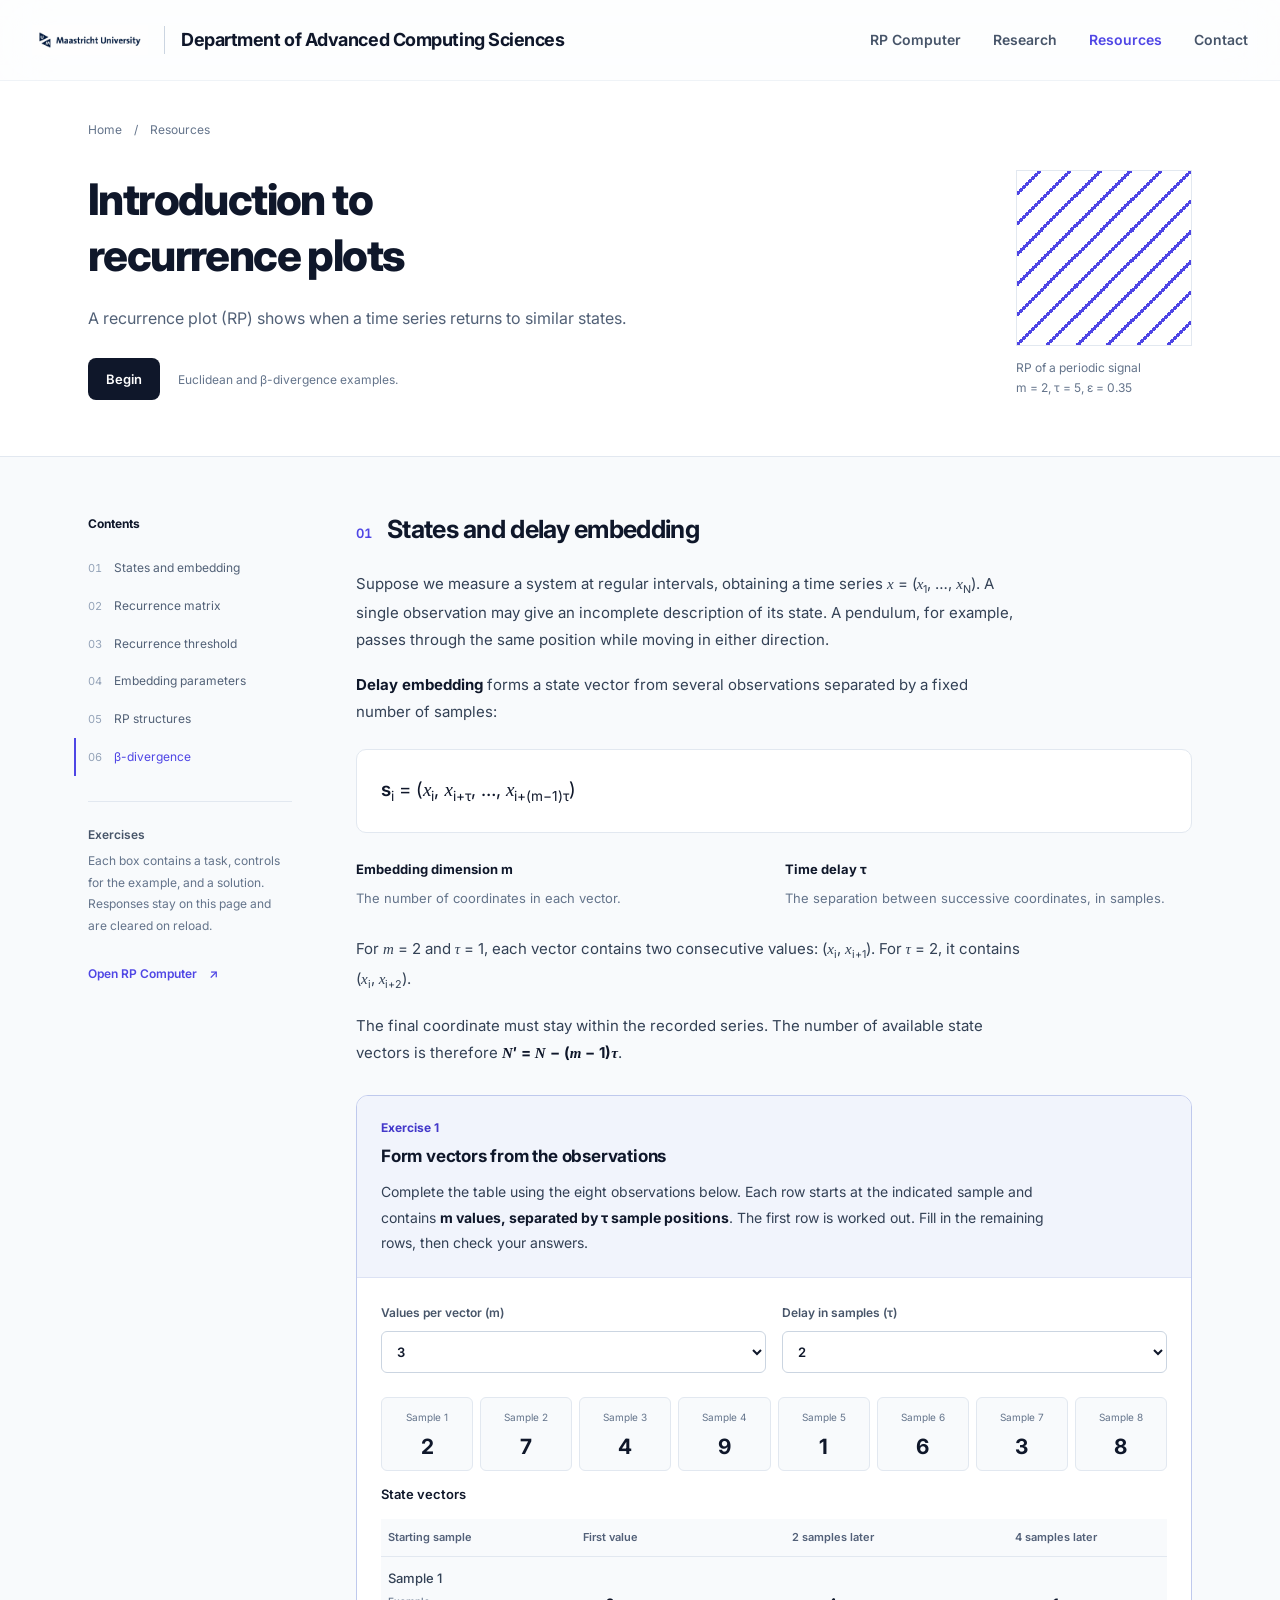
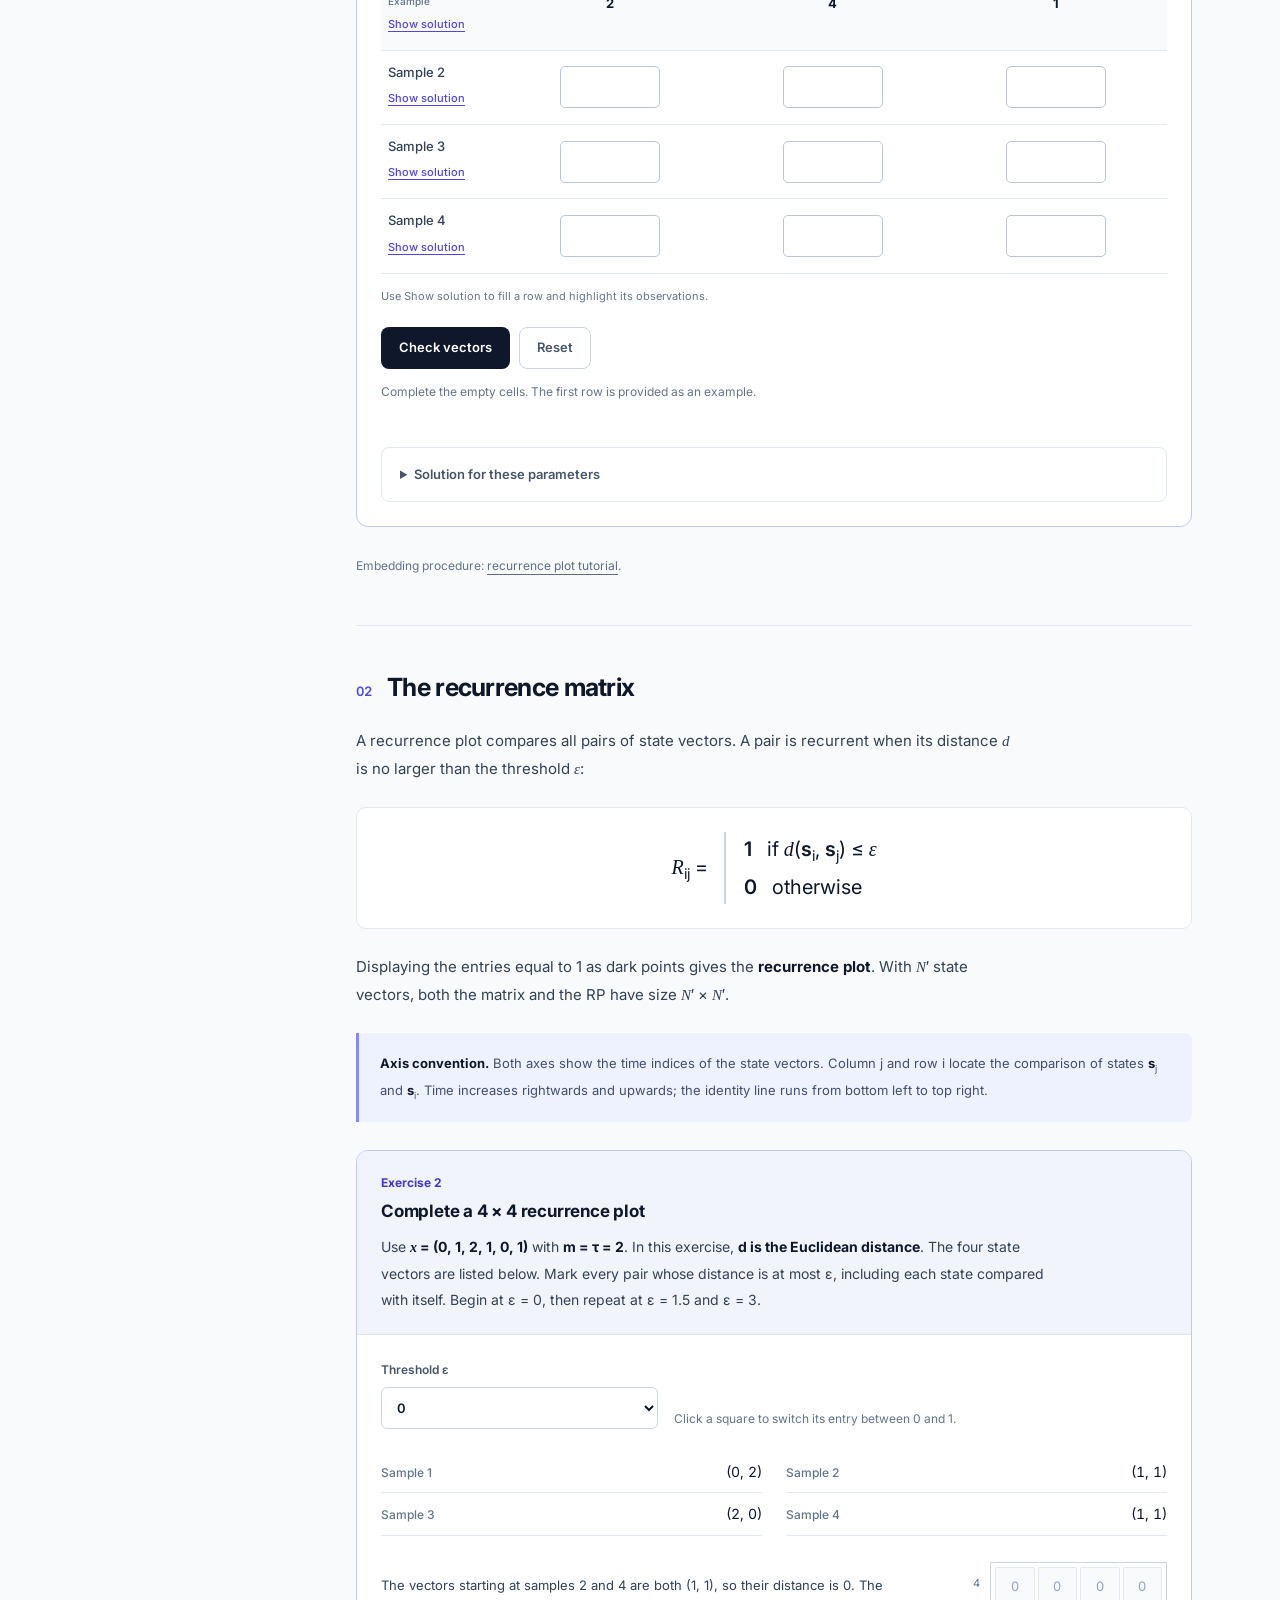
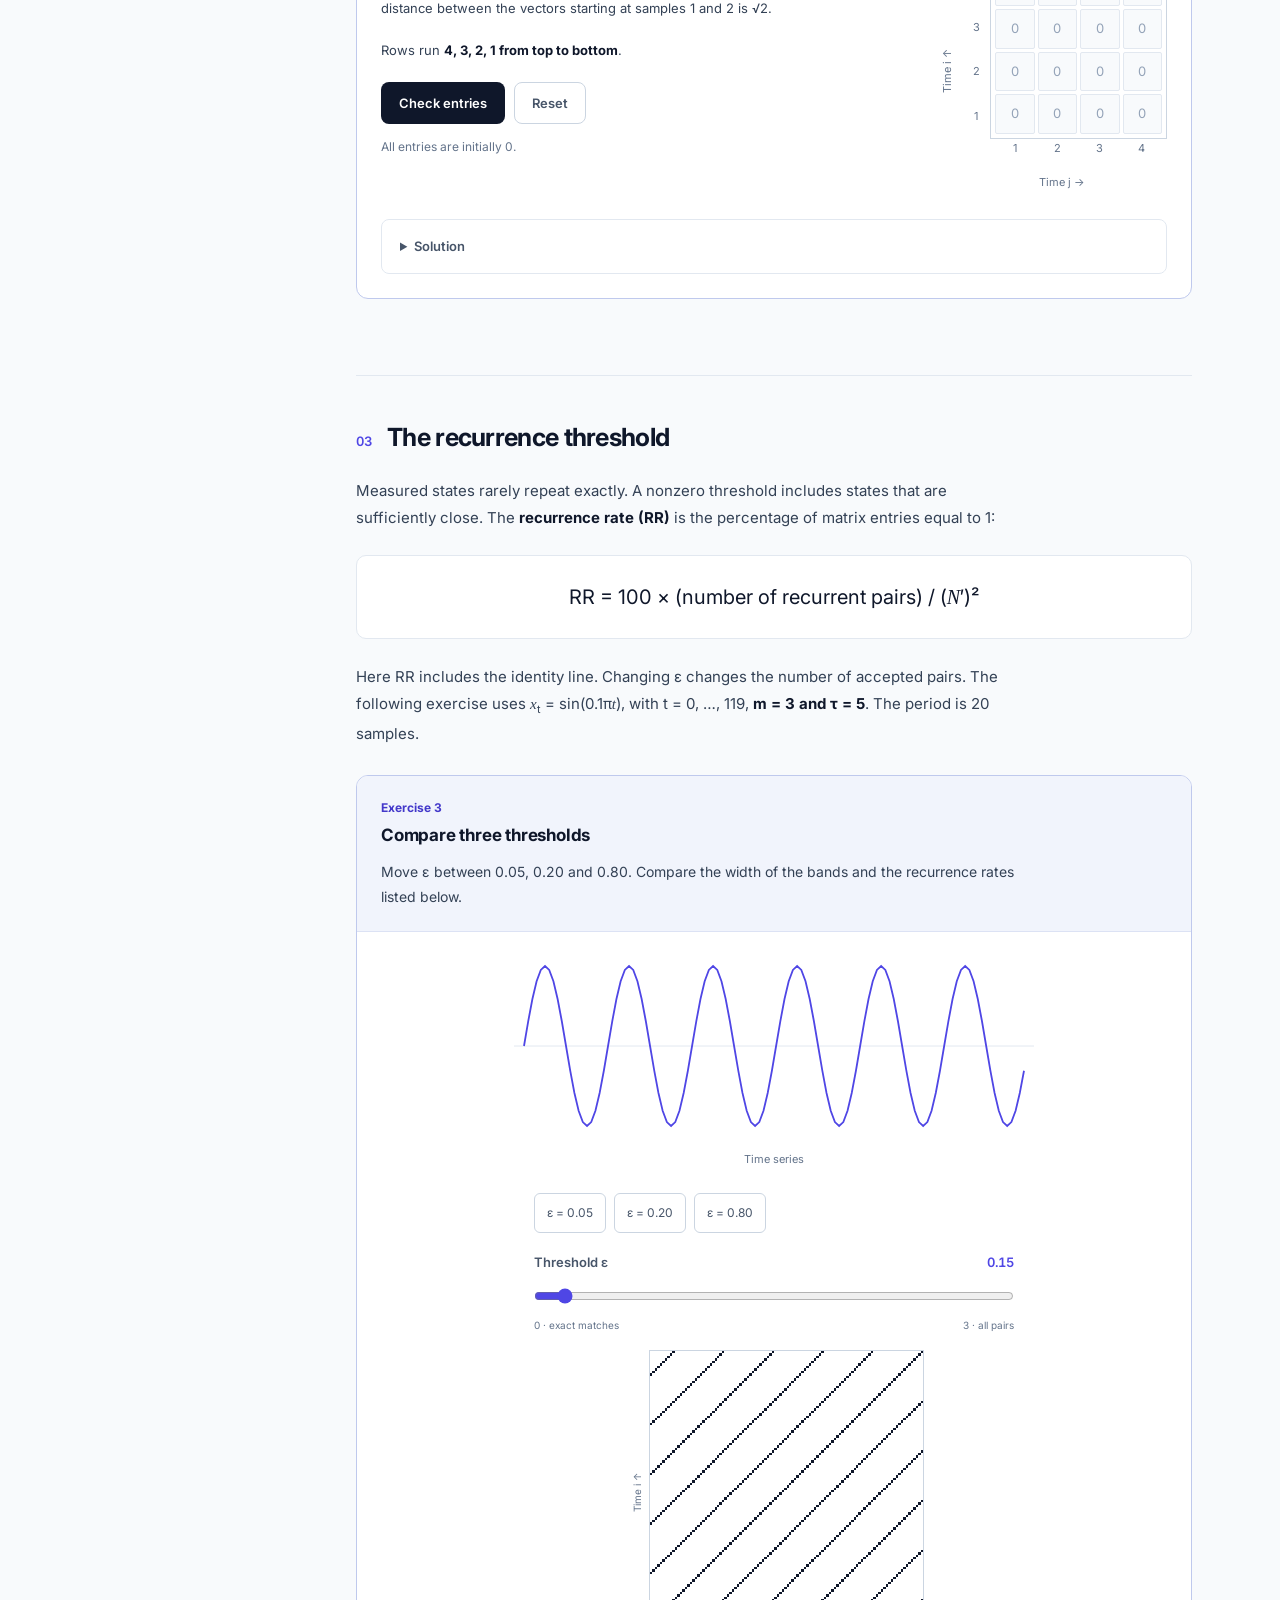
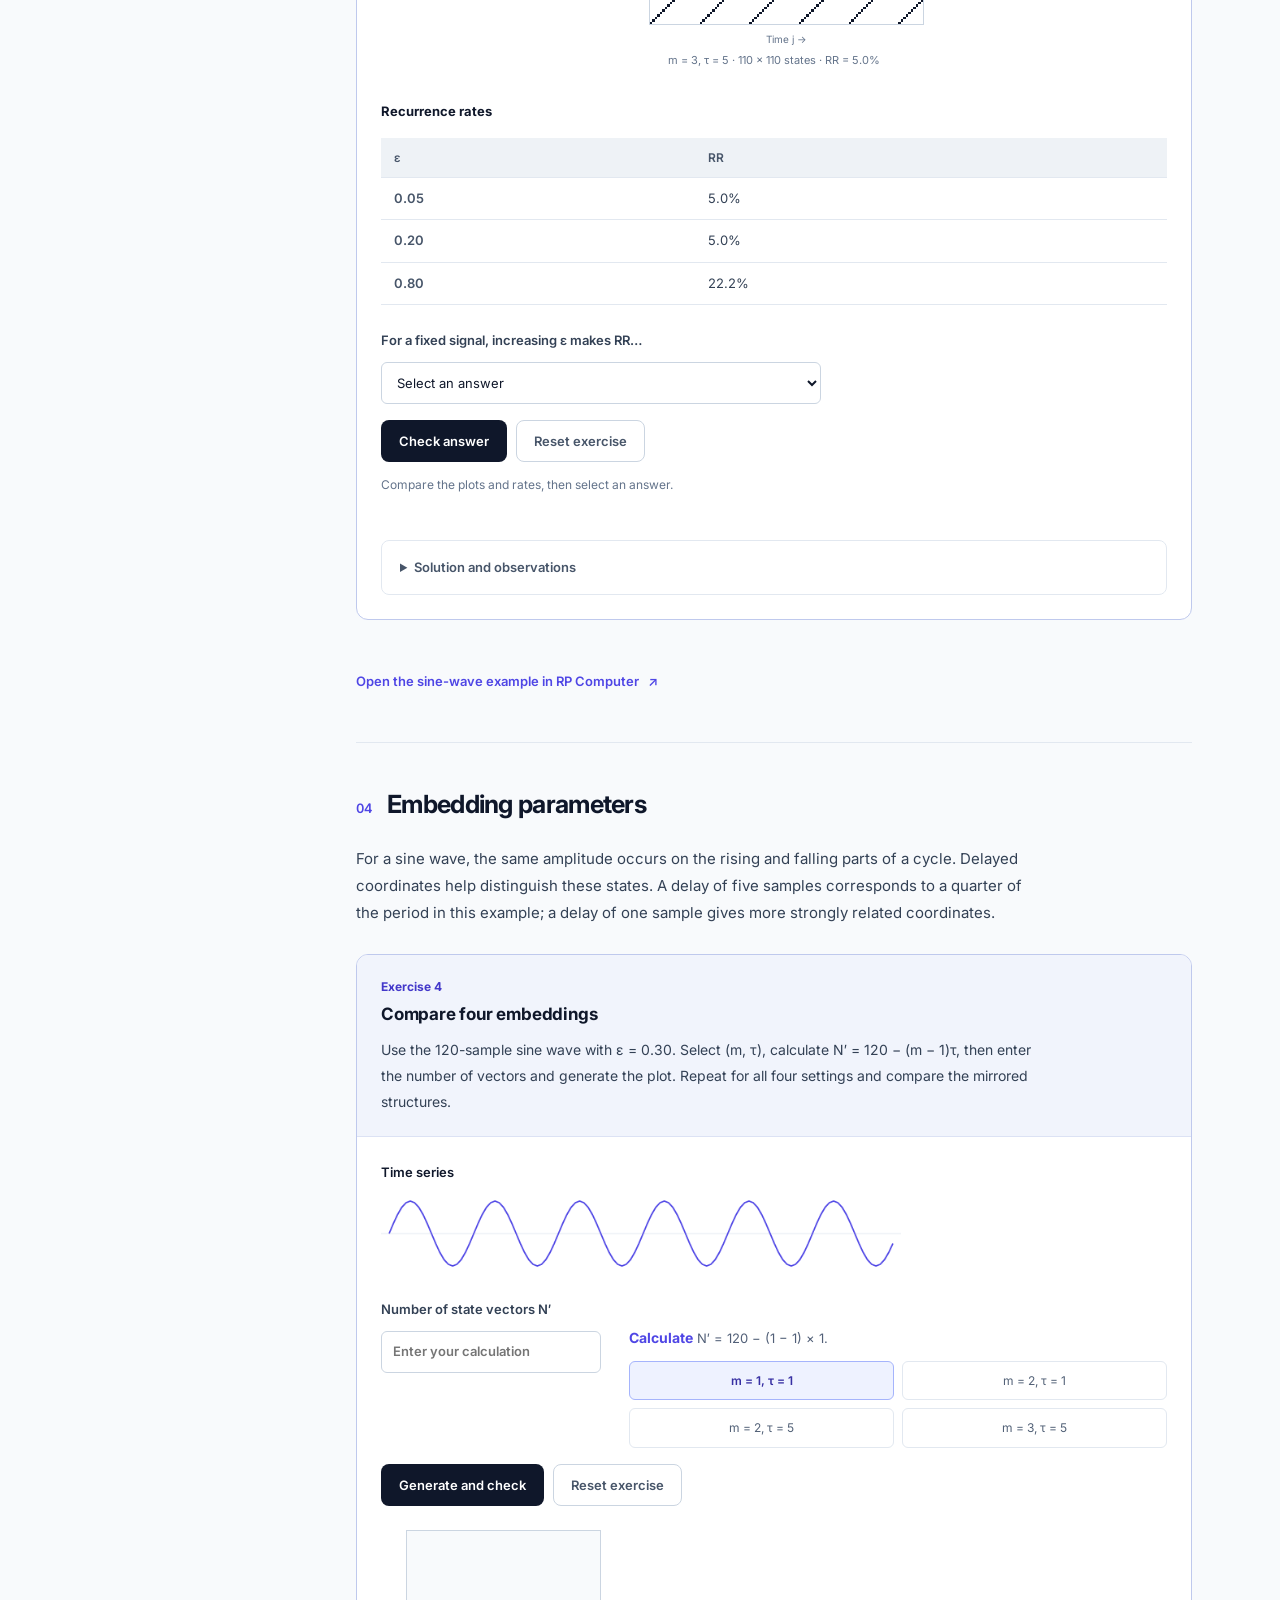
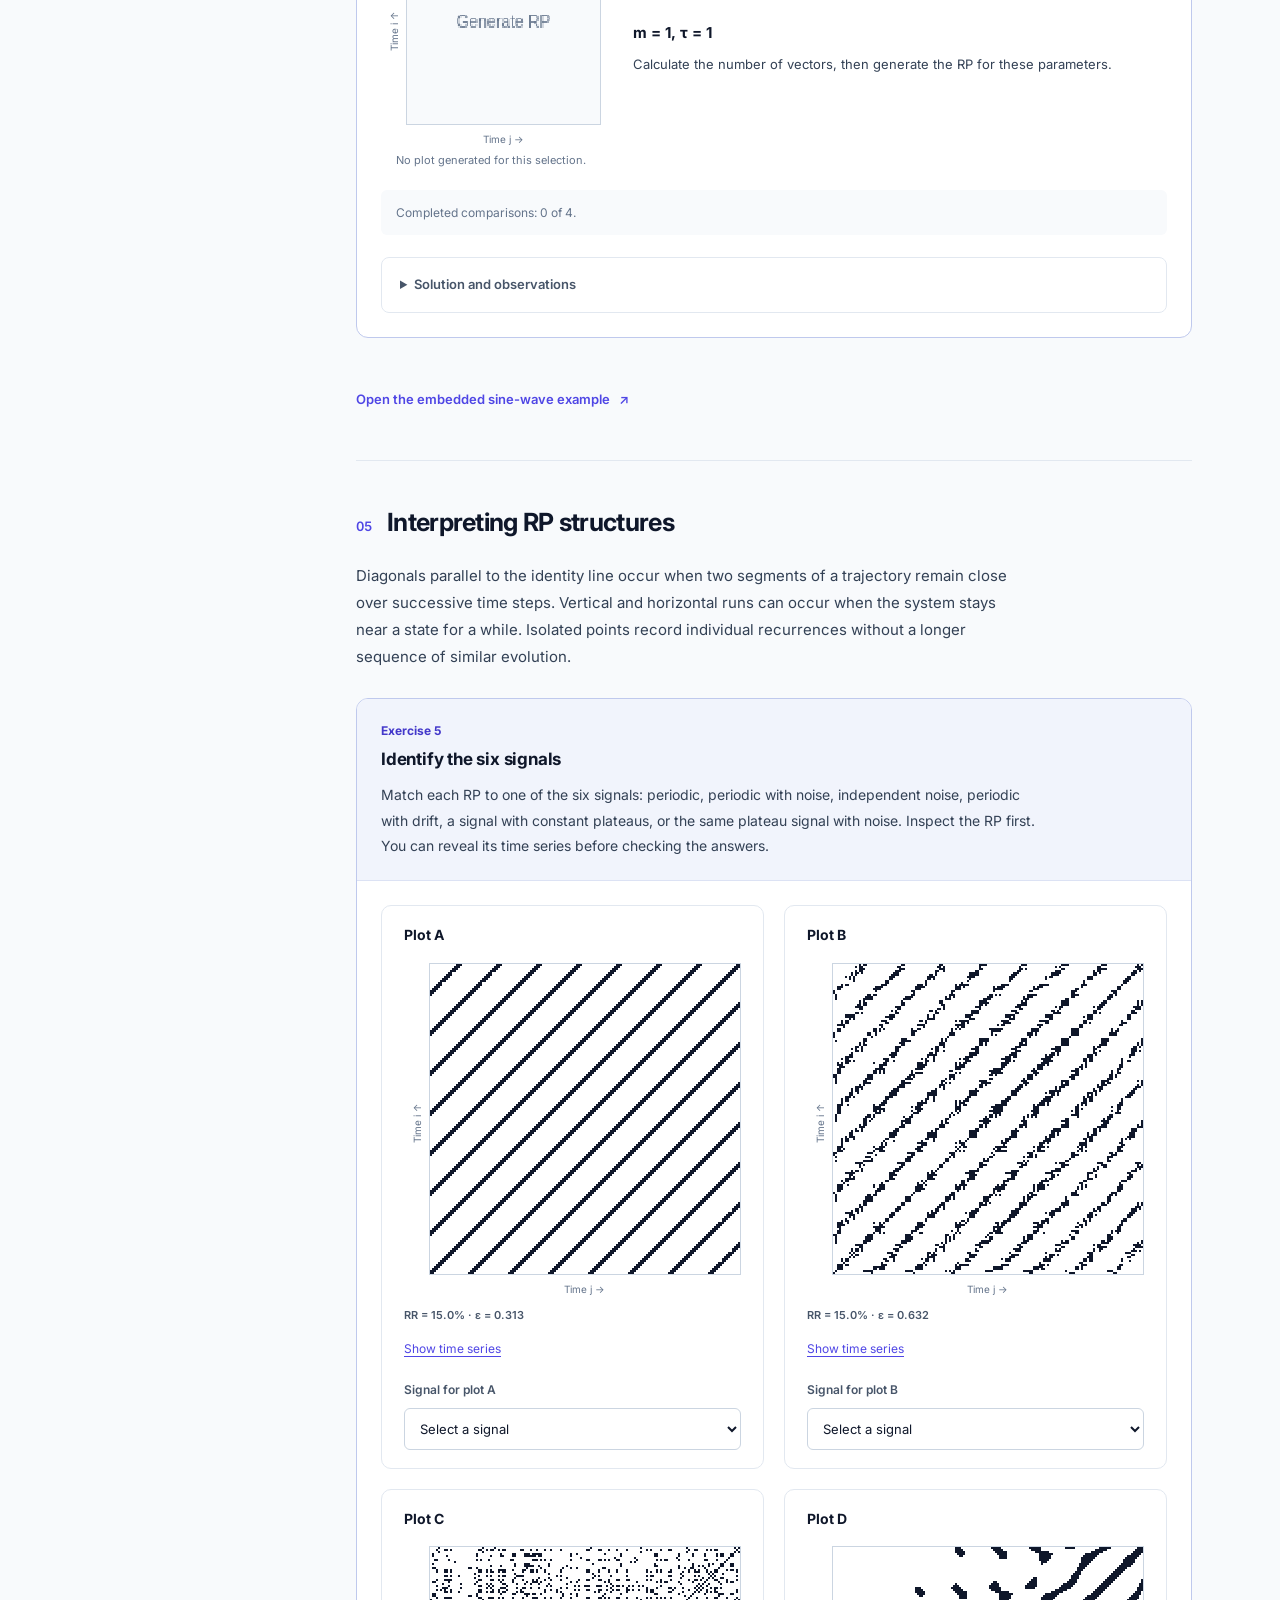
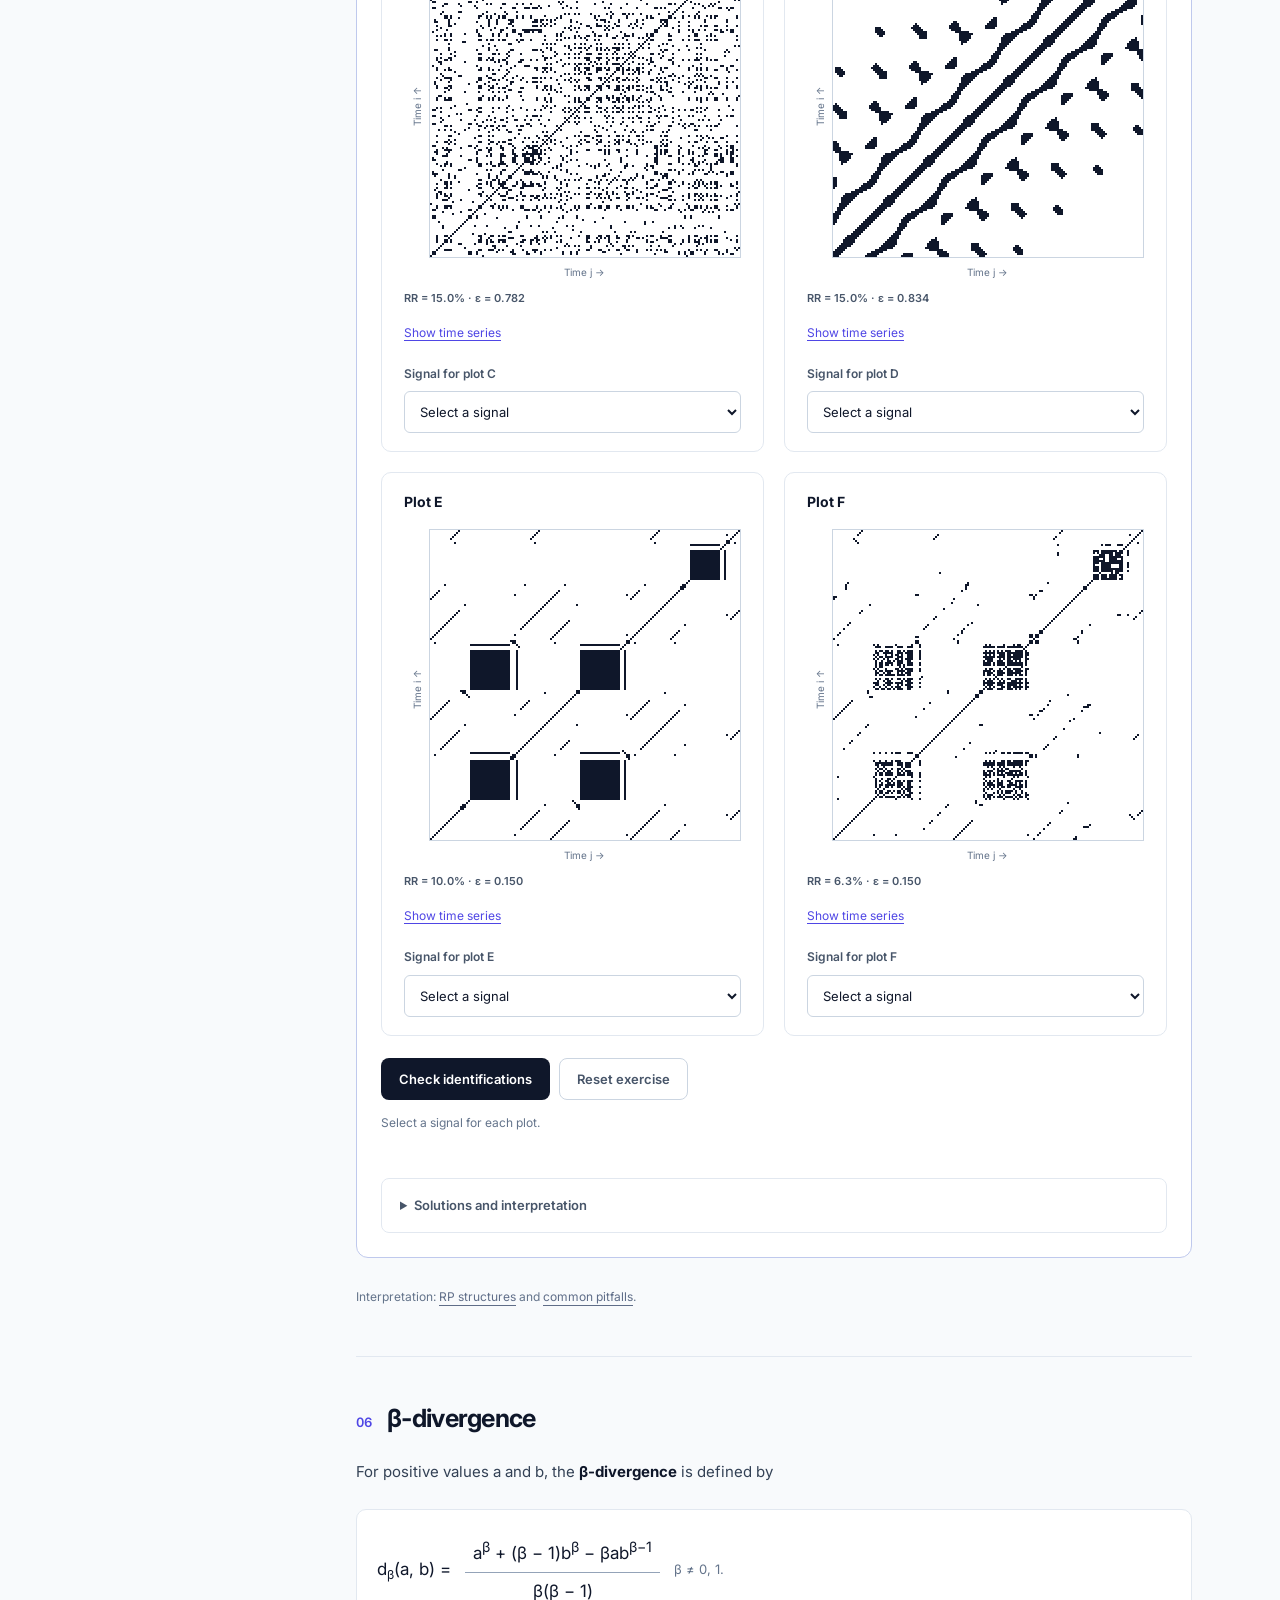
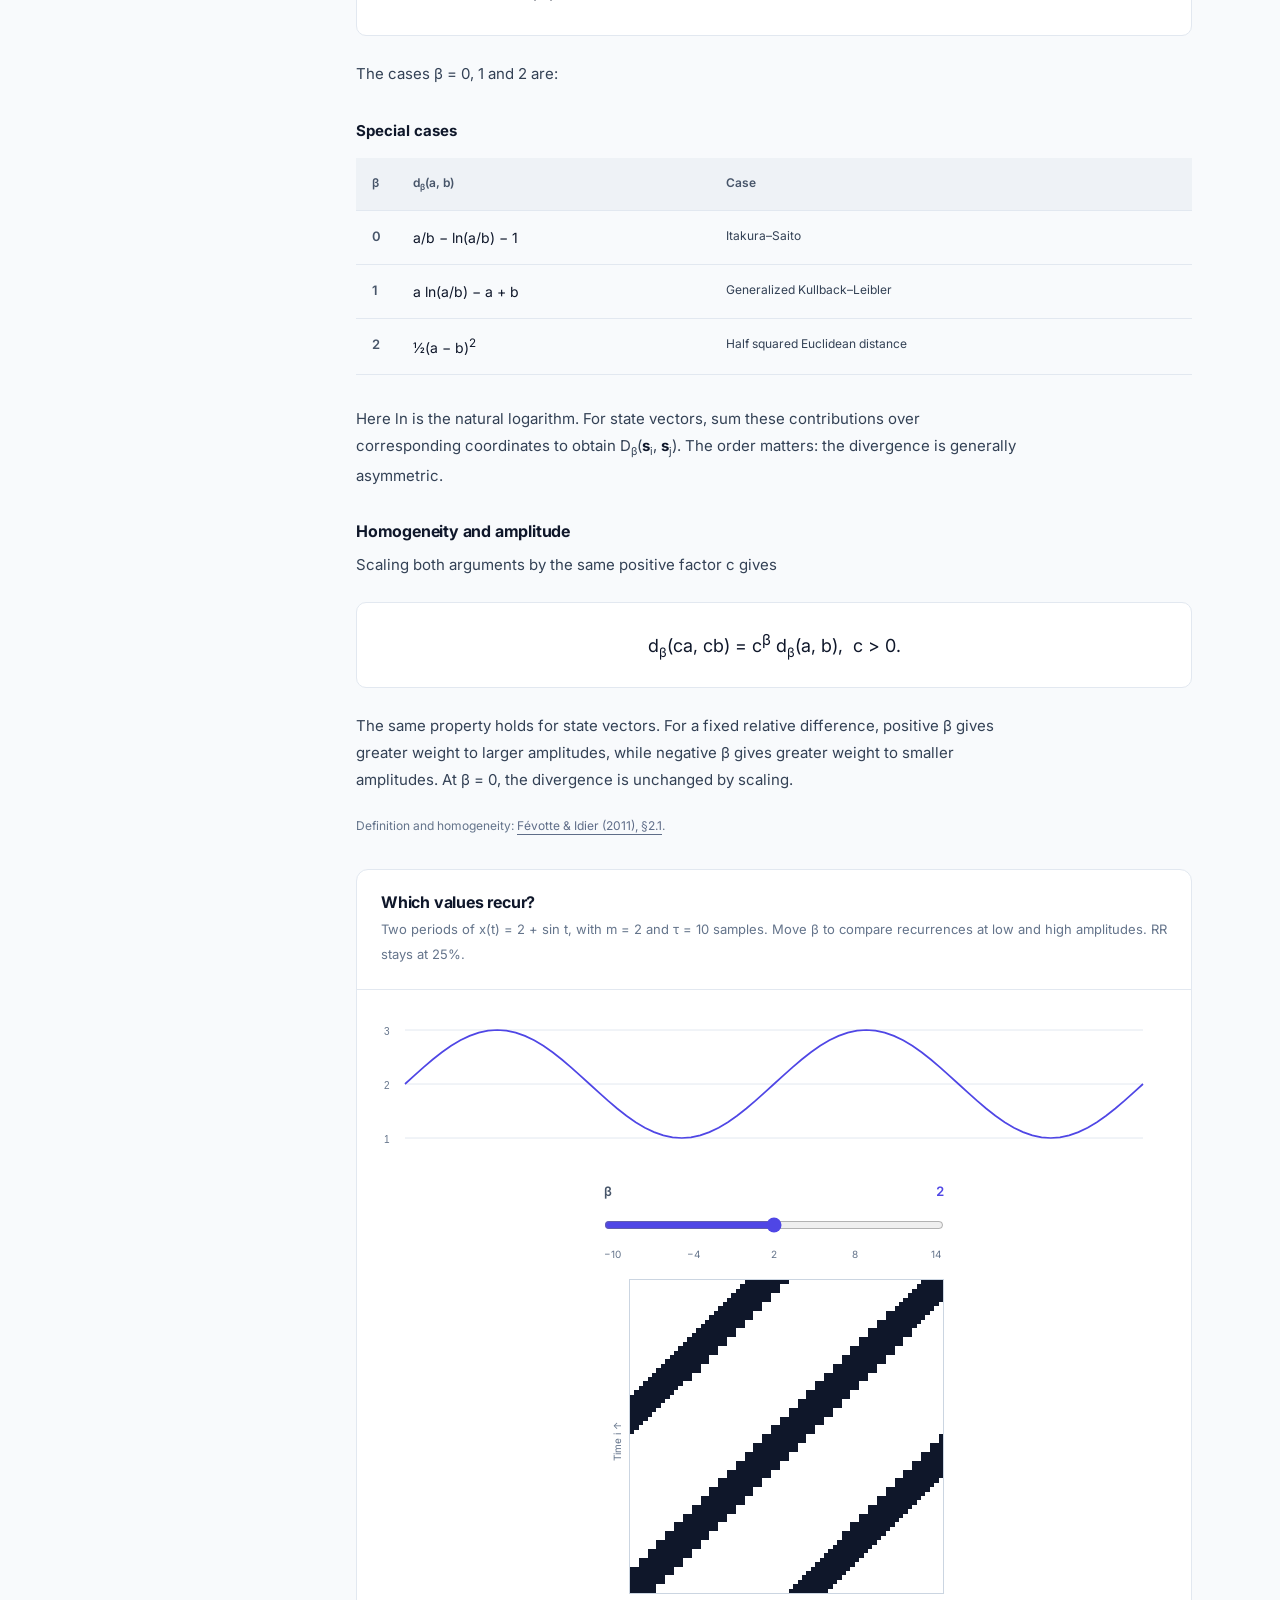
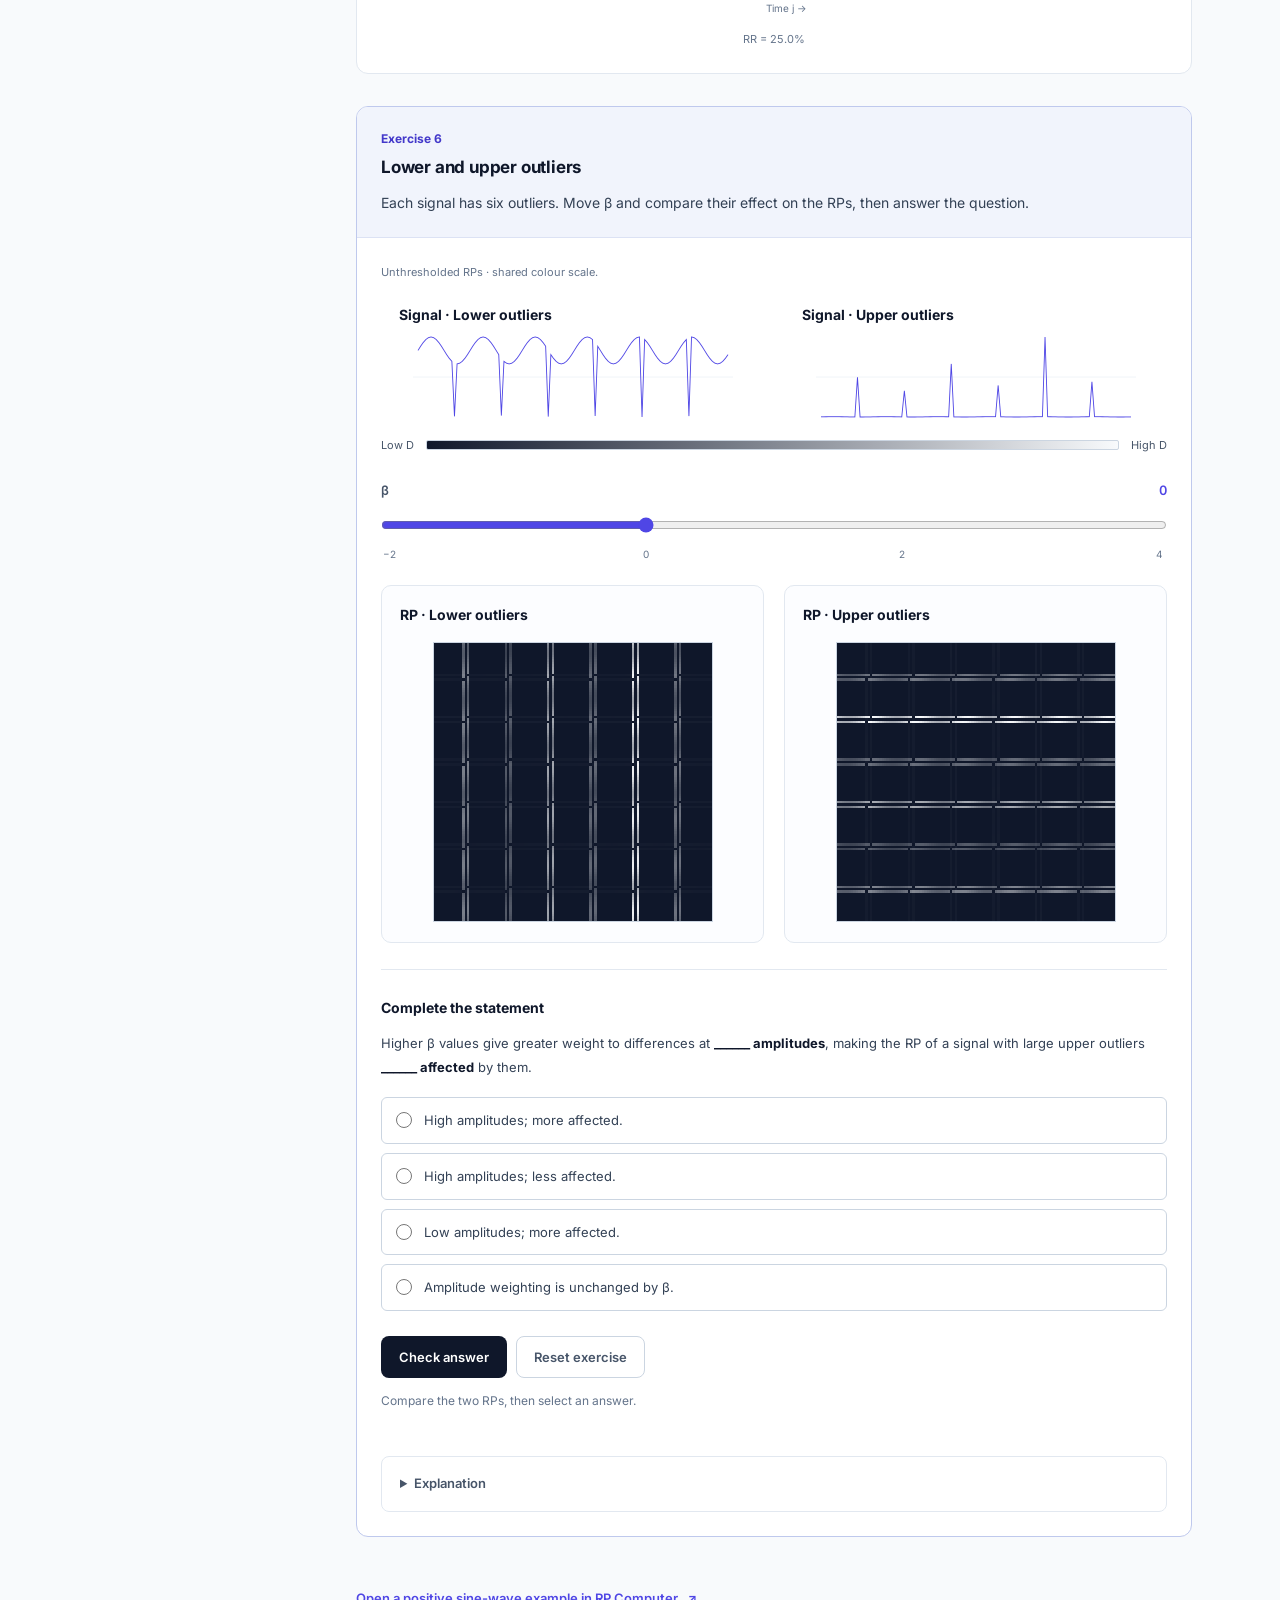
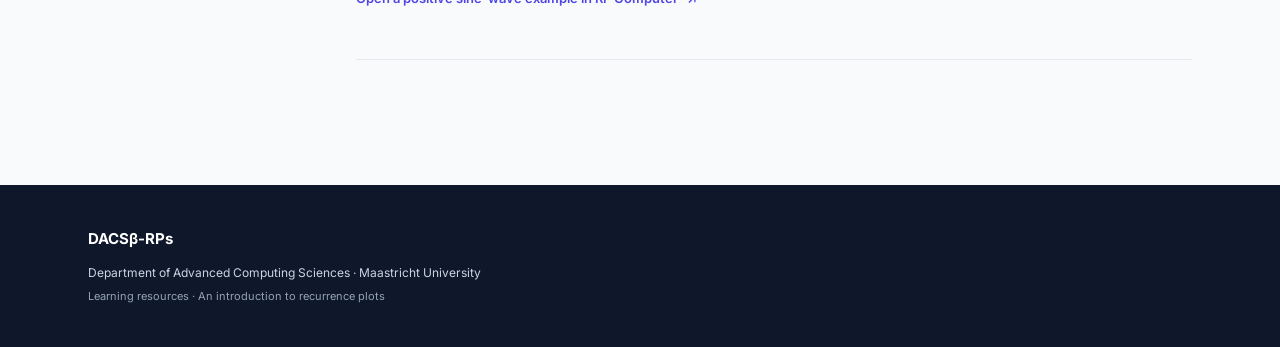
<file: resources.html>
<!DOCTYPE html>
<html lang="en">
<head>
    <meta charset="UTF-8">
    <meta name="viewport" content="width=device-width, initial-scale=1.0">
    <meta name="description" content="Introduction to recurrence plots: delay embedding, recurrence matrices, thresholds and RP structures, with exercises you can complete in the browser.">
    <title>Introduction to recurrence plots | DACSβ-RPs</title>
    <link rel="icon" type="image/png" href="static/recurrence_plot.png">
    <link rel="preconnect" href="https://fonts.googleapis.com">
    <link rel="preconnect" href="https://fonts.gstatic.com" crossorigin>
    <link href="https://fonts.googleapis.com/css2?family=Inter:wght@400;500;600;700;800&display=swap" rel="stylesheet">
    <link rel="stylesheet" href="styles.css?v=20261028">
    <link rel="stylesheet" href="resources.css?v=20261028">
    <script src="navigation.js" defer></script>
    <script src="resources.js" defer></script>
</head>
<body>
    <a class="skip-link" href="#guide">Skip to the guide</a>
    <header class="site-header">
        <div class="site-header__inner">
            <a class="site-header__brand" href="index.html" aria-label="DACS home">
                <img class="site-header__logo" src="static/UM_logo.jpg" alt="Maastricht University" width="116" height="40">
                <span class="site-header__name"><span class="site-header__name-full">Department of Advanced Computing Sciences</span><span class="site-header__name-short">DACS</span></span>
            </a>
            <nav class="site-header__links" aria-label="Main navigation">
                <a class="site-header__link" href="index.html#tool">RP Computer</a>
                <a class="site-header__link" href="index.html#papers">Research</a>
                <a class="site-header__link" href="resources.html" aria-current="page">Resources</a>
                <a class="site-header__link" href="index.html#contact" data-contact-link>Contact</a>
            </nav>
            <button class="site-header__toggle" id="navigation-toggle" type="button" aria-label="Open navigation" aria-controls="mobile-menu" aria-expanded="false">
                <svg width="24" height="24" viewBox="0 0 24 24" fill="none" stroke="currentColor" stroke-width="2" stroke-linecap="round" aria-hidden="true"><path class="site-header__open-icon" d="M3 6h18M3 12h18M3 18h18"></path><path class="site-header__close-icon" d="m6 6 12 12M18 6 6 18"></path></svg>
            </button>
        </div>
        <nav class="site-header__mobile" id="mobile-menu" aria-label="Mobile navigation" hidden>
            <div class="site-header__mobile-inner">
                <a class="site-header__link" href="index.html#tool">RP Computer</a>
                <a class="site-header__link" href="index.html#papers">Research</a>
                <a class="site-header__link" href="resources.html" aria-current="page">Resources</a>
                <a class="site-header__link" href="index.html#contact" data-contact-link>Contact</a>
            </div>
        </nav>
    </header>
    <main id="guide">
        <div class="hero-wrap">
            <div class="hero">
                <div>
                    <nav class="breadcrumb" aria-label="Breadcrumb"><a href="index.html">Home</a><span aria-hidden="true">/</span><span>Resources</span></nav>
                    <h1>Introduction to<br class="desktop-break"> recurrence plots</h1>
                    <p class="hero-lead">A recurrence plot (RP) shows when a time series returns to similar states.</p>
                    <div class="hero-actions"><a class="button primary" href="#states">Begin</a><span>Euclidean and β-divergence examples.</span></div>
                </div>
                <figure class="hero-figure">
                    <canvas id="hero-rp" width="150" height="150" role="img" aria-label="Recurrence plot of a periodic signal with repeated diagonal bands.">RP of a periodic signal.</canvas>
                    <figcaption>RP of a periodic signal<br>m = 2, τ = 5, ε = 0.35</figcaption>
                </figure>
            </div>
        </div>
        <div class="guide-layout">
            <aside class="guide-sidebar">
                <nav aria-label="Guide contents">
                    <p class="contents-title">Contents</p>
                    <ol>
                        <li><a href="#states"><span>01</span>States and embedding</a></li>
                        <li><a href="#first-rp"><span>02</span>Recurrence matrix</a></li>
                        <li><a href="#threshold"><span>03</span>Recurrence threshold</a></li>
                        <li><a href="#embedding"><span>04</span>Embedding parameters</a></li>
                        <li><a href="#patterns"><span>05</span>RP structures</a></li>
                        <li><a href="#beta"><span>06</span>β-divergence</a></li>
                    </ol>
                </nav>
                <div class="sidebar-note"><p>Exercises</p><p>Each box contains a task, controls for the example, and a solution. Responses stay on this page and are cleared on reload.</p></div>
                <a class="sidebar-tool" href="index.html#tool">Open RP Computer <span aria-hidden="true">↗</span></a>
            </aside>
            <div class="guide-content">
                <noscript><p class="note">The controls and answer checks require JavaScript. The explanations and solutions below can still be read without it.</p></noscript>

                <section id="states" class="lesson" aria-labelledby="states-title">
                    <div class="lesson-heading"><span class="lesson-number">01</span><h2 id="states-title">States and delay embedding</h2></div>
                    <p>Suppose we measure a system at regular intervals, obtaining a time series <var>x</var> = (<var>x</var><sub>1</sub>, …, <var>x</var><sub>N</sub>). A single observation may give an incomplete description of its state. A pendulum, for example, passes through the same position while moving in either direction.</p>
                    <p><strong>Delay embedding</strong> forms a state vector from several observations separated by a fixed number of samples:</p>
                    <div class="formula embedding-formula" aria-label="The state vector s at sample i contains observations x at samples i, i plus tau, up to i plus m minus one times tau."><span><strong>s</strong><sub>i</sub> = (<var>x</var><sub>i</sub>, <var>x</var><sub>i+τ</sub>, …, <var>x</var><sub>i+(m−1)τ</sub>)</span></div>
                    <dl class="definition-row two"><div><dt>Embedding dimension m</dt><dd>The number of coordinates in each vector.</dd></div><div><dt>Time delay τ</dt><dd>The separation between successive coordinates, in samples.</dd></div></dl>
                    <p>For <var>m</var> = 2 and <var>τ</var> = 1, each vector contains two consecutive values: (<var>x</var><sub>i</sub>, <var>x</var><sub>i+1</sub>). For <var>τ</var> = 2, it contains (<var>x</var><sub>i</sub>, <var>x</var><sub>i+2</sub>).</p>
                    <p>The final coordinate must stay within the recorded series. The number of available state vectors is therefore <strong><var>N</var>′ = <var>N</var> − (<var>m</var> − 1)<var>τ</var></strong>.</p>
                    <article class="exercise" id="exercise-1" aria-labelledby="ex1-title">
                        <header class="exercise-header"><span class="exercise-number">Exercise 1</span><h3 id="ex1-title">Form vectors from the observations</h3><p>Complete the table using the eight observations below. Each row starts at the indicated sample and contains <strong>m values, separated by τ sample positions</strong>. The first row is worked out. Fill in the remaining rows, then check your answers.</p></header>
                        <div class="exercise-workspace">
                            <div class="control-row"><label>Values per vector (m)<select id="vector-m"><option value="2">2</option><option value="3" selected>3</option></select></label><label>Delay in samples (τ)<select id="vector-tau"><option value="1">1</option><option value="2" selected>2</option></select></label></div>
                            <div id="vector-observations" class="embedding-series" role="group" aria-label="Eight observations in time order"></div>
                            <p id="vector-source-note" class="vector-source-note" aria-live="polite"></p>
                            <form id="vector-form" novalidate>
                                <table id="vector-table" class="vector-table"><caption>State vectors</caption><thead id="vector-table-head"></thead><tbody id="vector-table-body"></tbody></table>
                                <p class="worksheet-help">Use Show solution to fill a row and highlight its observations.</p>
                                <div class="button-row"><button id="check-vector" class="button primary" type="submit">Check vectors</button><button class="button secondary" type="button" data-reset="vector">Reset</button></div>
                            </form>
                            <p id="vector-feedback" class="feedback" role="status">Complete the empty cells in the table.</p>
                            <details class="solution"><summary>Solution for these parameters</summary><div id="vector-solution"></div></details>
                        </div>
                    </article>
                    <p class="reading-note">Embedding procedure: <a href="https://www.recurrence-plot.tk/rp-tutorial.php">recurrence plot tutorial</a>.</p>
                </section>

                <section id="first-rp" class="lesson" aria-labelledby="first-title">
                    <div class="lesson-heading"><span class="lesson-number">02</span><h2 id="first-title">The recurrence matrix</h2></div>
                    <p>A recurrence plot compares all pairs of state vectors. A pair is recurrent when its distance <var>d</var> is no larger than the threshold <var>ε</var>:</p>
                    <div class="formula" aria-label="R i j is 1 when d of state vectors s i and s j is at most epsilon, and 0 otherwise."><span><var>R</var><sub>ij</sub> =</span><div><span><strong>1</strong> if <var>d</var>(<strong>s</strong><sub>i</sub>, <strong>s</strong><sub>j</sub>) ≤ <var>ε</var></span><span><strong>0</strong> otherwise</span></div></div>
                    <p>Displaying the entries equal to 1 as dark points gives the <strong>recurrence plot</strong>. With <var>N</var>′ state vectors, both the matrix and the RP have size <var>N</var>′ × <var>N</var>′.</p>
                    <div class="note"><strong>Axis convention.</strong> Both axes show the time indices of the state vectors. Column j and row i locate the comparison of states <strong>s</strong><sub>j</sub> and <strong>s</strong><sub>i</sub>. Time increases rightwards and upwards; the identity line runs from bottom left to top right.</div>
                    <article class="exercise" id="exercise-2" aria-labelledby="ex2-title">
                        <header class="exercise-header"><span class="exercise-number">Exercise 2</span><h3 id="ex2-title">Complete a 4 × 4 recurrence plot</h3><p>Use <strong><var>x</var> = (0, 1, 2, 1, 0, 1)</strong> with <strong>m = τ = 2</strong>. In this exercise, <strong>d is the Euclidean distance</strong>. The four state vectors are listed below. Mark every pair whose distance is at most ε, including each state compared with itself. Begin at ε = 0, then repeat at ε = 1.5 and ε = 3.</p></header>
                        <div class="exercise-workspace">
                            <div class="control-row"><label>Threshold ε<select id="matrix-epsilon"><option value="0">0</option><option value="1.5">1.5</option><option value="3">3</option></select></label><p class="control-note">Click a square to switch its entry between 0 and 1.</p></div>
                            <dl id="matrix-states" class="matrix-state-list" aria-label="State vectors with dimension 2 and delay 2"></dl>
                            <div class="matrix-exercise">
                                <div class="exercise-copy"><p>The vectors starting at samples 2 and 4 are both (1, 1), so their distance is 0. The distance between the vectors starting at samples 1 and 2 is √2.</p><p>Rows run <strong>4, 3, 2, 1 from top to bottom</strong>.</p><div class="button-row"><button id="check-matrix" class="button primary" type="button">Check entries</button><button id="reset-matrix" class="button secondary" type="button">Reset</button></div><p id="matrix-feedback" class="feedback" role="status">All entries are initially 0.</p></div>
                                <div class="matrix-plot"><span class="matrix-y">Time i ↑</span><div class="matrix-with-ticks"><div class="matrix-ticks" aria-hidden="true"><span>4</span><span>3</span><span>2</span><span>1</span></div><div id="matrix-grid" class="matrix-grid" role="group" aria-label="Four by four recurrence plot exercise"></div><div class="matrix-x-ticks" aria-hidden="true"><span>1</span><span>2</span><span>3</span><span>4</span></div></div><span class="matrix-x">Time j →</span></div>
                            </div>
                            <details class="solution"><summary>Solution</summary><div id="matrix-solution"></div></details>
                        </div>
                    </article>
                </section>

                <section id="threshold" class="lesson" aria-labelledby="threshold-title">
                    <div class="lesson-heading"><span class="lesson-number">03</span><h2 id="threshold-title">The recurrence threshold</h2></div>
                    <p>Measured states rarely repeat exactly. A nonzero threshold includes states that are sufficiently close. The <strong>recurrence rate (RR)</strong> is the percentage of matrix entries equal to 1:</p>
                    <div class="formula"><span>RR = 100 × (number of recurrent pairs) / (<var>N</var>′)²</span></div>
                    <p>Here RR includes the identity line. Changing ε changes the number of accepted pairs. The following exercise uses <var>x</var><sub>t</sub> = sin(0.1π<var>t</var>), with t = 0, …, 119, <strong>m = 3 and τ = 5</strong>. The period is 20 samples.</p>
                    <article class="exercise" id="exercise-3" aria-labelledby="ex3-title">
                        <header class="exercise-header"><span class="exercise-number">Exercise 3</span><h3 id="ex3-title">Compare three thresholds</h3><p>Move ε between 0.05, 0.20 and 0.80. Compare the width of the bands and the recurrence rates listed below.</p></header>
                        <div class="exercise-workspace">
                            <div class="threshold-visuals">
                                <figure class="signal-figure"><canvas id="threshold-signal" width="520" height="180" role="img" aria-label="Sine wave with six cycles in 120 samples.">Sine wave.</canvas><figcaption>Time series</figcaption></figure>
                                <div class="threshold-rp-controls">
                                    <div class="threshold-shortcuts" role="group" aria-label="Exercise thresholds"><button type="button" data-epsilon="0.05">ε = 0.05</button><button type="button" data-epsilon="0.20">ε = 0.20</button><button type="button" data-epsilon="0.80">ε = 0.80</button></div>
                                    <div class="slider-control"><label for="epsilon">Threshold ε <output id="epsilon-value" for="epsilon">0.15</output></label><input id="epsilon" type="range" min="0" max="3" step="0.05" value="0.15"><div class="range-ends"><span>0 · exact matches</span><span>3 · all pairs</span></div></div>
                                    <figure class="rp-figure"><div class="plot-frame"><span class="axis-y">Time i ↑</span><canvas id="threshold-rp" width="110" height="110" role="img" aria-label="Recurrence plot with dimension 3 and delay 5 at the selected threshold.">Recurrence plot.</canvas><span class="axis-x">Time j →</span></div><figcaption id="threshold-stats" aria-live="polite"></figcaption></figure>
                                </div>
                            </div>
                            <table class="guide-table measurements"><caption>Recurrence rates</caption><thead><tr><th scope="col">ε</th><th scope="col">RR</th></tr></thead><tbody><tr><th scope="row">0.05</th><td id="rate-005">—</td></tr><tr><th scope="row">0.20</th><td id="rate-020">—</td></tr><tr><th scope="row">0.80</th><td id="rate-080">—</td></tr></tbody></table>
                            <form id="threshold-form" class="answer-form"><label for="threshold-answer">For a fixed signal, increasing ε makes RR…</label><select id="threshold-answer" required><option value="">Select an answer</option><option value="decrease">decrease or stay constant</option><option value="increase">increase or stay constant</option><option value="either">increase or decrease depending on the signal</option></select><div class="button-row"><button class="button primary" type="submit">Check answer</button><button class="button secondary" type="button" data-reset="threshold">Reset exercise</button></div></form>
                            <p id="threshold-feedback" class="feedback" role="status">Compare the plots and rates, then select an answer.</p>
                            <details class="solution"><summary>Solution and observations</summary><div><p>Every pair accepted at a smaller threshold is also accepted at a larger one. RR therefore increases or stays constant. With this embedding, ε = 0.05 and ε = 0.20 accept the same pairs; ε = 0.80 adds recurrences. The bands generally become wider as ε increases. At very large ε, the plot loses detail as most states are treated as recurrent.</p><p>At exactly ε = 0, floating-point rounding can make theoretical repetitions of the sine wave slightly unequal. The useful threshold range also depends on scaling, distance measure and embedding.</p></div></details>
                        </div>
                    </article>
                    <a class="text-link" href="index.html?example=threshold#tool">Open the sine-wave example in RP Computer <span aria-hidden="true">↗</span></a>
                </section>

                <section id="embedding" class="lesson" aria-labelledby="embedding-title">
                    <div class="lesson-heading"><span class="lesson-number">04</span><h2 id="embedding-title">Embedding parameters</h2></div>
                    <p>For a sine wave, the same amplitude occurs on the rising and falling parts of a cycle. Delayed coordinates help distinguish these states. A delay of five samples corresponds to a quarter of the period in this example; a delay of one sample gives more strongly related coordinates.</p>
                    <article class="exercise" id="exercise-4" aria-labelledby="ex4-title">
                        <header class="exercise-header"><span class="exercise-number">Exercise 4</span><h3 id="ex4-title">Compare four embeddings</h3><p>Use the 120-sample sine wave with ε = 0.30. Select (m, τ), calculate N′ = 120 − (m − 1)τ, then enter the number of vectors and generate the plot. Repeat for all four settings and compare the mirrored structures.</p></header>
                        <div class="exercise-workspace">
                            <figure class="embedding-signal-preview"><figcaption>Time series</figcaption><canvas id="embedding-signal" width="640" height="100" role="img" aria-label="The 120-sample sine wave used in this exercise.">Sine wave.</canvas></figure>
                            <form id="embedding-form" class="answer-form"><div class="embedding-calculation"><label for="embedding-count">Number of state vectors N′<input id="embedding-count" type="number" min="1" max="120" step="1" required placeholder="Enter your calculation"></label><div class="embedding-calculation-context"><p id="embedding-calculation-hint"><strong>Calculate</strong> <span id="embedding-calculation-expression">N′ = 120 − (1 − 1) × 1.</span></p><div class="embedding-options" role="group" aria-label="Embedding settings"><button type="button" data-m="1" data-tau="1" aria-pressed="true">m = 1, τ = 1</button><button type="button" data-m="2" data-tau="1" aria-pressed="false">m = 2, τ = 1</button><button type="button" data-m="2" data-tau="5" aria-pressed="false">m = 2, τ = 5</button><button type="button" data-m="3" data-tau="5" aria-pressed="false">m = 3, τ = 5</button></div></div></div><div class="button-row"><button class="button primary" type="submit">Generate and check</button><button class="button secondary" type="button" data-reset="embedding">Reset exercise</button></div></form>
                            <p id="embedding-feedback" class="feedback" role="status"></p>
                            <div class="embedding-body"><figure class="rp-figure"><div class="plot-frame"><span class="axis-y">Time i ↑</span><canvas id="embedding-rp" width="120" height="120" role="img" aria-label="RP will appear after generating the selected embedding.">RP for the selected embedding.</canvas><span class="axis-x">Time j →</span></div><figcaption id="embedding-stats" aria-live="polite">No plot generated yet.</figcaption></figure><div id="embedding-explanation"><h4>m = 1, τ = 1</h4><p>Select the parameters above, calculate the number of vectors, then generate the RP.</p></div></div>
                            <p id="embedding-history" class="observation-record" aria-live="polite">Completed comparisons: 0 of 4.</p>
                            <details class="solution"><summary>Solution and observations</summary><div><p>The vector counts are 120, 119, 115 and 110, respectively. With m = 1, the RP compares amplitudes alone and τ has no effect. With m = 2 and τ = 5, a quarter-cycle separates the two coordinates, helping distinguish the rising and falling parts of the oscillation.</p><p>Adding coordinates can increase Euclidean distances. A change in density at fixed ε therefore partly reflects the distance scale. For an additional comparison, adjust thresholds to give similar RR. Suitable embedding parameters depend on the signal and its sampling.</p></div></details>
                        </div>
                    </article>
                    <a class="text-link" href="index.html?example=embedded#tool">Open the embedded sine-wave example <span aria-hidden="true">↗</span></a>
                </section>

                <section id="patterns" class="lesson" aria-labelledby="patterns-title">
                    <div class="lesson-heading"><span class="lesson-number">05</span><h2 id="patterns-title">Interpreting RP structures</h2></div>
                    <p>Diagonals parallel to the identity line occur when two segments of a trajectory remain close over successive time steps. Vertical and horizontal runs can occur when the system stays near a state for a while. Isolated points record individual recurrences without a longer sequence of similar evolution.</p>
                    <article class="exercise" id="exercise-5" aria-labelledby="ex5-title">
                        <header class="exercise-header"><span class="exercise-number">Exercise 5</span><h3 id="ex5-title">Identify the six signals</h3><p>Match each RP to one of the six signals: periodic, periodic with noise, independent noise, periodic with drift, a signal with constant plateaus, or the same plateau signal with noise. Inspect the RP first. You can reveal its time series before checking the answers.</p></header>
                        <div class="exercise-workspace">
                            <form id="patterns-form">
                                <div id="pattern-panels" class="pattern-grid"></div>
                                <div class="button-row"><button class="button primary" type="submit">Check identifications</button><button class="button secondary" type="button" data-reset="patterns">Reset exercise</button></div>
                            </form>
                            <p id="patterns-feedback" class="feedback" role="status">Select a signal for each plot.</p>
                            <details class="solution"><summary>Solutions and interpretation</summary><div><p><strong>A:</strong> periodic, with regular bands. <strong>B:</strong> periodic with noise, which breaks up the bands. <strong>C:</strong> independent noise, with scattered points. <strong>D:</strong> periodic with drift, so distant states recur less often. <strong>E:</strong> constant plateaus, producing blocks of horizontal and vertical lines. <strong>F:</strong> the same plateaus with noise, which fragments the blocks.</p></div></details>
                        </div>
                    </article>
                    <p class="reading-note">Interpretation: <a href="https://www.recurrence-plot.tk/glance.php">RP structures</a> and <a href="https://arxiv.org/abs/1007.2215">common pitfalls</a>.</p>
                </section>

                <section id="beta" class="lesson" aria-labelledby="beta-title">
                    <div class="lesson-heading"><span class="lesson-number">06</span><h2 id="beta-title">β-divergence</h2></div>
                    <p>For positive values a and b, the <strong>β-divergence</strong> is defined by</p>
                    <div class="beta-definition"><div class="beta-general-formula"><span>d<sub>β</sub>(a, b) =</span><span class="math-fraction"><span>a<sup>β</sup> + (β − 1)b<sup>β</sup> − βab<sup>β−1</sup></span><span>β(β − 1)</span></span><span class="formula-condition">β ≠ 0, 1.</span></div></div>
                    <p>The cases β = 0, 1 and 2 are:</p>
                    <div class="table-scroll"><table class="guide-table beta-cases"><caption>Special cases</caption><thead><tr><th scope="col">β</th><th scope="col">d<sub>β</sub>(a, b)</th><th scope="col">Case</th></tr></thead><tbody><tr data-beta-case="0"><th scope="row">0</th><td>a/b − ln(a/b) − 1</td><td>Itakura–Saito</td></tr><tr data-beta-case="1"><th scope="row">1</th><td>a ln(a/b) − a + b</td><td>Generalized Kullback–Leibler</td></tr><tr data-beta-case="2"><th scope="row">2</th><td>½(a − b)<sup>2</sup></td><td>Half squared Euclidean distance</td></tr></tbody></table></div>
                    <p>Here ln is the natural logarithm. For state vectors, sum these contributions over corresponding coordinates to obtain D<sub>β</sub>(<strong>s</strong><sub>i</sub>, <strong>s</strong><sub>j</sub>). The order matters: the divergence is generally asymmetric.</p>
                    <h3>Homogeneity and amplitude</h3>
                    <p>Scaling both arguments by the same positive factor c gives</p>
                    <div class="formula beta-homogeneity"><span>d<sub>β</sub>(ca, cb) = c<sup>β</sup> d<sub>β</sub>(a, b), &nbsp;c &gt; 0.</span></div>
                    <p>The same property holds for state vectors. For a fixed relative difference, positive β gives greater weight to larger amplitudes, while negative β gives greater weight to smaller amplitudes. At β = 0, the divergence is unchanged by scaling.</p>
                    <p class="reading-note">Definition and homogeneity: <a href="https://arxiv.org/html/1010.1763v3#S2.SS1">Févotte &amp; Idier (2011), §2.1</a>.</p>
                    <section class="beta-sine-demo" id="beta-sine-demo" aria-labelledby="beta-sine-title">
                        <div class="demo-controls"><h3 id="beta-sine-title">Which values recur?</h3><p>Two periods of x(t) = 2 + sin t, with m = 2 and τ = 10 samples. Move β to compare recurrences at low and high amplitudes. RR stays at 25%.</p></div>
                        <div class="beta-sine-workspace">
                            <figure class="beta-sine-signal"><canvas id="beta-sine-signal" width="900" height="210" role="img" aria-label="Two complete periods of a positive sine wave.">Positive sine wave.</canvas></figure>
                            <figure class="beta-sine-rp-panel"><div class="slider-control beta-slider"><label for="beta-sine-slider">β <output id="beta-sine-value" for="beta-sine-slider">2</output></label><input id="beta-sine-slider" type="range" min="-10" max="14" step="0.4" value="2"><div class="range-ends beta-range-ends five-ticks" aria-hidden="true"><span>−10</span><span>−4</span><span>2</span><span>8</span><span>14</span></div></div><div class="plot-frame"><span class="axis-y">Time i ↑</span><canvas id="beta-sine-rp" width="71" height="71" role="img" aria-label="Beta-divergence RP with a fixed recurrence rate of 25 percent.">Beta-divergence RP.</canvas><span class="axis-x">Time j →</span></div><figcaption id="beta-sine-rp-stats"></figcaption></figure>
                        </div>
                    </section>
                    <article class="exercise" id="exercise-6" aria-labelledby="ex6-title">
                        <header class="exercise-header"><span class="exercise-number">Exercise 6</span><h3 id="ex6-title">Lower and upper outliers</h3><p>Each signal has six outliers. Move β and compare their effect on the RPs, then answer the question.</p></header>
                        <div class="exercise-workspace">
                            <p id="beta-plot-help" class="figure-note">Unthresholded RPs · shared colour scale.</p>
                            <div class="beta-outlier-signals">
                                <figure class="beta-outlier-signal"><h4>Signal · Lower outliers</h4><canvas id="beta-signal-low" class="mini-signal" width="640" height="180" role="img" aria-label="Positive sine wave with six lower outliers.">Signal with lower outliers.</canvas></figure>
                                <figure class="beta-outlier-signal"><h4>Signal · Upper outliers</h4><canvas id="beta-signal-high" class="mini-signal" width="640" height="180" role="img" aria-label="Positive sine wave with six upper outliers.">Signal with upper outliers.</canvas></figure>
                            </div>
                            <div class="beta-colour-key" aria-label="Shared divergence colour scale"><span>Low D</span><span class="beta-colour-ramp" aria-hidden="true"></span><span>High D</span></div>
                            <div class="slider-control beta-slider"><label for="beta-slider">β <output id="beta-value" for="beta-slider">0</output></label><input id="beta-slider" type="range" min="-2" max="4" step="0.1" value="0" aria-describedby="beta-plot-help"><div class="range-ends beta-range-ends" aria-hidden="true"><span>−2</span><span>0</span><span>2</span><span>4</span></div></div>
                            <div class="beta-outlier-grid">
                                <figure class="beta-outlier-panel"><h4>RP · Lower outliers</h4><canvas id="beta-rp-low" class="beta-outlier-rp" width="118" height="118" role="img" aria-label="Unthresholded beta-divergence RP for the signal with six lower outliers.">RP with lower outliers.</canvas></figure>
                                <figure class="beta-outlier-panel"><h4>RP · Upper outliers</h4><canvas id="beta-rp-high" class="beta-outlier-rp" width="118" height="118" role="img" aria-label="Unthresholded beta-divergence RP for the signal with six upper outliers.">RP with upper outliers.</canvas></figure>
                            </div>
                            <form id="beta-form" class="answer-form beta-quiz">
                                <fieldset><legend>Complete the statement</legend><p>Higher β values give greater weight to differences at <strong>______ amplitudes</strong>, making the RP of a signal with large upper outliers <strong>______ affected</strong> by them.</p><label class="beta-quiz-option"><input type="radio" name="beta-answer" value="high-more" required><span>High amplitudes; more affected.</span></label><label class="beta-quiz-option"><input type="radio" name="beta-answer" value="high-less"><span>High amplitudes; less affected.</span></label><label class="beta-quiz-option"><input type="radio" name="beta-answer" value="low-more"><span>Low amplitudes; more affected.</span></label><label class="beta-quiz-option"><input type="radio" name="beta-answer" value="unchanged"><span>Amplitude weighting is unchanged by β.</span></label></fieldset>
                                <div class="button-row"><button class="button primary" type="submit">Check answer</button><button class="button secondary" type="button" data-reset="beta">Reset exercise</button></div>
                            </form>
                            <p id="beta-feedback" class="feedback" role="status">Compare the two RPs, then select an answer.</p>
                            <details class="solution"><summary>Explanation</summary><div><p><strong>High amplitudes; more affected.</strong> Higher β emphasises differences at high amplitudes, while negative β emphasises low amplitudes. At β = 0, the divergence is unchanged by scaling both arguments by the same factor.</p></div></details>
                        </div>
                    </article>
                    <a class="text-link" href="index.html?example=beta-intro#tool">Open a positive sine-wave example in RP Computer <span aria-hidden="true">↗</span></a>
                </section>
            </div>
        </div>
    </main>
    <footer class="site-footer"><div><a href="index.html">DACSβ-RPs</a><p>Department of Advanced Computing Sciences · Maastricht University</p><span>Learning resources · An introduction to recurrence plots</span></div></footer>
</body>
</html>
</file>
<file: styles.css>
.loader {
    border-top-color: #4f46e5;
    -webkit-animation: spinner 1s cubic-bezier(0.55, 0.15, 0.45, 0.85) infinite;
    animation: spinner 1s cubic-bezier(0.55, 0.15, 0.45, 0.85) infinite;
}

@keyframes spinner {
    0% { transform: rotate(0deg); }
    100% { transform: rotate(360deg); }
}

.bg-grid-pattern {
    background-image: radial-gradient(#cbd5e1 1px, transparent 1px);
    background-size: 24px 24px;
}

.source-toggle {
    display: flex;
    background: #f1f5f9;
    border-radius: 0.75rem;
    padding: 3px;
    border: 1px solid #e2e8f0;
}

.source-toggle button {
    flex: 1;
    padding: 0.5rem 0.75rem;
    font-size: 0.8rem;
    font-weight: 600;
    border-radius: 0.625rem;
    border: none;
    cursor: pointer;
    transition: all 0.2s ease;
    color: #64748b;
    background: transparent;
}

.source-toggle button.active {
    background: white;
    color: #1e293b;
    box-shadow: 0 1px 3px rgba(0,0,0,0.08);
}

.upload-zone {
    border: 2px dashed #cbd5e1;
    border-radius: 0.75rem;
    padding: 1.25rem;
    text-align: center;
    cursor: pointer;
    transition: all 0.2s ease;
    background: white;
}

.upload-zone:hover,
.upload-zone.dragover {
    border-color: #6366f1;
    background: #eef2ff;
}

.upload-zone.has-file {
    border-color: #22c55e;
    border-style: solid;
    background: #f0fdf4;
}

.upload-zone .icon {
    font-size: 1.5rem;
    color: #94a3b8;
    margin-bottom: 0.35rem;
    transition: color 0.2s;
}

.upload-zone:hover .icon,
.upload-zone.dragover .icon {
    color: #6366f1;
}

.upload-zone.has-file .icon {
    color: #22c55e;
}

.upload-zone .label {
    font-size: 0.8rem;
    font-weight: 500;
    color: #64748b;
}

.upload-zone.has-file .label {
    color: #15803d;
}

.upload-zone .sublabel {
    font-size: 0.7rem;
    color: #94a3b8;
    margin-top: 0.15rem;
}

.site-header {
    position: sticky;
    top: 0;
    z-index: 50;
    border-bottom: 1px solid rgba(226, 232, 240, .5);
    background: rgba(255, 255, 255, .7);
    -webkit-backdrop-filter: blur(24px);
    backdrop-filter: blur(24px);
    font-family: Inter, system-ui, sans-serif;
    line-height: 1.5;
    letter-spacing: normal;
}
.site-header, .site-header * { box-sizing: border-box; }
.site-header [hidden] { display: none !important; }
.site-header__inner {
    display: flex;
    align-items: center;
    justify-content: space-between;
    gap: 20px;
    max-width: 1280px;
    height: 80px;
    margin: 0 auto;
    padding: 0 24px;
}
.site-header__brand {
    display: flex;
    align-items: center;
    flex-shrink: 0;
    gap: 16px;
    color: #0f172a;
    font-size: 18px;
    font-weight: 700;
    line-height: 28px;
    letter-spacing: -.45px;
    text-decoration: none;
}
.site-header__brand:hover { color: #0f172a; }
.site-header__logo { display: block; width: 116px; height: 40px; object-fit: contain; }
.site-header__name { padding-left: 16px; border-left: 1px solid #cbd5e1; white-space: nowrap; }
.site-header__name-full { display: none; }
.site-header__links { display: flex; align-items: center; gap: 32px; }
.site-header__link {
    margin: 0;
    border: 0;
    background: transparent;
    color: #475569;
    font-family: inherit;
    font-size: 14px;
    font-weight: 600;
    line-height: 20px;
    text-decoration: none;
    white-space: nowrap;
}
.site-header__link:hover, .site-header__link[aria-current="page"] { color: #4f46e5; }
.site-header__toggle {
    display: none;
    align-items: center;
    justify-content: center;
    flex-shrink: 0;
    width: 40px;
    height: 40px;
    padding: 8px;
    border: 0;
    border-radius: 6px;
    background: transparent;
    color: #475569;
    cursor: pointer;
}
.site-header__toggle:hover { color: #4f46e5; }
.site-header__close-icon { display: none; }
.site-header__toggle[aria-expanded="true"] .site-header__open-icon { display: none; }
.site-header__toggle[aria-expanded="true"] .site-header__close-icon { display: block; }
.site-header a:focus-visible, .site-header button:focus-visible { outline: 3px solid #4f46e5; outline-offset: 5px; }
.site-header__mobile {
    position: absolute;
    top: 100%;
    left: 0;
    width: 100%;
    border-top: 1px solid rgba(226, 232, 240, .5);
    background: rgba(255, 255, 255, .97);
    box-shadow: 0 12px 24px rgba(15, 23, 42, .08);
}
.site-header__mobile-inner { display: flex; flex-direction: column; gap: 4px; max-width: 1280px; margin: 0 auto; padding: 16px 24px; }
.site-header__mobile .site-header__link { display: block; padding: 10px 0; font-size: 16px; line-height: 24px; }
@media (min-width: 768px) { .site-header__mobile { display: none; } }
@media (min-width: 1024px) { .site-header__inner { padding: 0 32px; } }
@media (min-width: 1280px) {
    .site-header__name-full { display: inline; }
    .site-header__name-short { display: none; }
}
@media (max-width: 767px) {
    .site-header__links { display: none; }
    .site-header__toggle { display: inline-flex; }
}
@media (max-width: 479px) { .site-header__inner { padding: 0 20px; } }
</file>
<file: resources.css>
:root {
    --ink: #0f172a;
    --text: #334155;
    --muted: #64748b;
    --line: #e2e8f0;
    --paper: #ffffff;
    --wash: #f8fafc;
    --accent: #4f46e5;
    --accent-soft: #eef2ff;
    font-family: Inter, system-ui, sans-serif;
    color: var(--text);
    background: var(--wash);
    font-synthesis: none;
    scroll-behavior: smooth;
    scroll-padding-top: 108px;
}
* { box-sizing: border-box; }
body { margin: 0; font-size: 15px; line-height: 1.8; }
a { color: var(--accent); text-underline-offset: 4px; }
a:hover { color: #3730a3; }
button, input, select { font: inherit; }
[hidden] { display: none !important; }
button, summary { cursor: pointer; }
button { touch-action: manipulation; }
button:focus-visible, a:focus-visible, input:focus-visible, select:focus-visible, summary:focus-visible { outline: 3px solid var(--accent); outline-offset: 5px; }
::selection { background: #e0e7ff; color: #312e81; }
h1, h2, h3, h4, strong, dt { color: var(--ink); }
h1, h2, h3, h4 { line-height: 1.3; }
p { margin: 0 0 18px; }
figure { margin: 0; }
var { font-family: Georgia, serif; }
sub { font-size: .72em; }
.skip-link { position: fixed; top: -80px; left: 20px; padding: 10px 18px; background: var(--paper); z-index: 100; }
.skip-link:focus { top: 10px; }
.hero-wrap { background: var(--paper); border-bottom: 1px solid var(--line); }
.hero { max-width: 1168px; margin: auto; padding: 38px 32px 56px; display: grid; grid-template-columns: minmax(0,1fr) 205px; gap: 60px; align-items: center; }
.breadcrumb { display: flex; align-items: center; gap: 12px; color: var(--muted); font-size: 12px; margin-bottom: 30px; }
.breadcrumb a { color: var(--muted); text-decoration: none; }
h1 { font-size: clamp(30px,3.4vw,44px); letter-spacing: -1.6px; font-weight: 800; margin: 0 0 20px; }
.hero-lead { font-size: 16px; max-width: 620px; line-height: 1.85; color: #526177; }
.hero-actions { display: flex; align-items: center; flex-wrap: wrap; gap: 18px; margin-top: 25px; }
.hero-actions > span { color: var(--muted); font-size: 12px; }
.button { display: inline-flex; align-items: center; justify-content: center; padding: 10px 17px; min-height: 42px; border: 1px solid transparent; border-radius: 8px; font-size: 13px; font-weight: 600; text-decoration: none; line-height: 1.4; }
.button.primary { background: var(--ink); color: white; }
.button.primary:hover { background: var(--accent); }
.button.secondary { background: white; border-color: #cbd5e1; color: #475569; }
.button.secondary:hover { border-color: var(--accent); color: var(--accent); }
.hero-figure { justify-self: end; padding-top: 48px; }
.hero-figure canvas { display: block; width: 176px; height: 176px; border: 1px solid var(--line); image-rendering: pixelated; }
.hero-figure figcaption { color: var(--muted); font-size: 12px; margin-top: 12px; line-height: 1.65; }
.guide-layout { max-width: 1168px; margin: auto; padding: 56px 32px 80px; display: grid; grid-template-columns: 204px minmax(0,1fr); gap: 64px; align-items: start; }
.guide-sidebar { position: sticky; top: 112px; font-size: 12px; }
.contents-title { font-size: 12px; font-weight: 700; color: var(--ink); margin-bottom: 14px; }
.guide-sidebar ol { margin: 0; padding: 0; list-style: none; }
.guide-sidebar li a { display: flex; align-items: baseline; gap: 12px; padding: 8px 0; color: #526177; text-decoration: none; border-left: 2px solid transparent; padding-left: 12px; margin-left: -14px; }
.guide-sidebar li a span { color: #94a3b8; font-size: 11px; font-variant-numeric: tabular-nums; }
.guide-sidebar li a:hover, .guide-sidebar li a[aria-current] { color: var(--accent); border-left-color: var(--accent); }
.sidebar-extra { display: block; font-size: 11px; color: var(--muted); text-decoration: none; margin-top: 15px; }
.sidebar-note { border-top: 1px solid var(--line); margin-top: 25px; padding-top: 22px; color: var(--muted); line-height: 1.8; }
.sidebar-note p:first-child { color: #475569; font-weight: 600; margin-bottom: 5px; }
.sidebar-tool { display: inline-flex; align-items: center; gap: 12px; margin-top: 8px; font-weight: 600; text-decoration: none; }
.guide-content { min-width: 0; }
.lesson { padding-bottom: 48px; margin-bottom: 45px; border-bottom: 1px solid var(--line); }
.lesson > p { max-width: 74ch; }
.lesson-heading { display: flex; align-items: baseline; gap: 15px; margin-bottom: 24px; }
.lesson-number { color: var(--accent); font-size: 13px; font-weight: 600; font-variant-numeric: tabular-nums; }
h2 { font-size: 25px; letter-spacing: -.7px; margin: 0; font-weight: 700; }
h3 { font-size: 16px; letter-spacing: -.2px; margin: 0 0 10px; font-weight: 700; }
h4 { font-size: 15px; margin: 0 0 10px; }
.formula { padding: 24px; margin: 24px 0; background: var(--paper); border: 1px solid var(--line); border-radius: 10px; display: flex; justify-content: center; align-items: center; gap: 16px; color: var(--ink); font-size: 20px; line-height: 1.7; }
.formula > div { display: flex; flex-direction: column; gap: 2px; border-left: 2px solid #cbd5e1; padding-left: 18px; }
.formula strong { font-weight: 600; }
.formula > div > span > strong:first-child { margin-right: 10px; }
.embedding-formula { font-size: 19px; overflow-x: auto; justify-content: flex-start; }
.definition-row { display: grid; grid-template-columns: repeat(3,minmax(0,1fr)); gap: 22px; margin: 25px 0; }
.definition-row dt { font-size: 13px; font-weight: 700; margin-bottom: 5px; }
.definition-row dd { margin: 0; font-size: 13px; color: var(--muted); line-height: 1.8; }
.definition-row.two { grid-template-columns: repeat(2,minmax(0,1fr)); }
.note { padding: 18px 21px; border-left: 3px solid #818cf8; background: var(--accent-soft); color: #414f6b; border-radius: 0 8px 8px 0; font-size: 13px; margin: 24px 0; line-height: 1.9; }
.reading-note { font-size: 12px; color: var(--muted); margin-top: 22px; margin-bottom: 0; }
.reading-note a { color: #5f6d88; }
.steps { padding-left: 22px; margin: 22px 0; }
.steps li { padding-left: 6px; margin-bottom: 12px; }
.exercise { border: 1px solid #bfc9ed; border-radius: 12px; overflow: hidden; padding: 0; background: var(--paper); margin: 28px 0; }
.exercise h3 { color: var(--ink); }
.exercise ol { margin: 12px 0 0; padding-left: 20px; }
.exercise li { padding-left: 4px; margin-bottom: 10px; }
.exercise li:last-child { margin-bottom: 0; }
.matrix-exercise { display: grid; grid-template-columns: minmax(0,1fr) 218px; gap: 28px; align-items: center; }
.matrix-state-list { display: grid; grid-template-columns: repeat(2,minmax(0,1fr)); gap: 0 24px; margin: 22px 0 12px; }
.matrix-state-list > div { display: flex; align-items: baseline; justify-content: space-between; gap: 8px; border-bottom: 1px solid var(--line); padding: 8px 0; }
.matrix-state-list dt { font-size: 12px; color: var(--muted); font-weight: 500; }
.matrix-state-list dd { margin: 0; color: var(--ink); font-size: 14px; font-variant-numeric: tabular-nums; }
.exercise-copy p { font-size: 13px; }
.button-row { display: flex; flex-wrap: wrap; gap: 9px; margin-top: 20px; }
.feedback { font-size: 12px !important; color: var(--muted); min-height: 44px; margin-top: 12px; margin-bottom: 0; }
.feedback.success { color: #166534; }
.matrix-plot { position: relative; padding: 0 0 30px 18px; }
.matrix-with-ticks { display: grid; grid-template-columns: 18px minmax(0,1fr); grid-template-rows: 1fr 24px; gap: 0 5px; }
.matrix-grid { display: grid; grid-template-columns: repeat(4,minmax(0,1fr)); gap: 3px; background: var(--paper); border: 1px solid #cbd5e1; padding: 4px; }
.matrix-grid button { aspect-ratio: 1; min-width: 0; width: 100%; border: 1px solid var(--line); background: var(--wash); color: #94a3b8; font-size: 13px; border-radius: 2px; padding: 0; }
.matrix-grid button[aria-pressed="true"] { background: #1e293b; border-color: #1e293b; color: white; }
.matrix-grid button:hover { outline: 2px solid #a5b4fc; outline-offset: -2px; }
.matrix-grid button[data-error="true"] { box-shadow: inset 0 0 0 2px #dc2626; }
.matrix-ticks { display: grid; grid-template-rows: repeat(4,1fr); font-size: 11px; color: var(--muted); text-align: center; align-items: center; }
.matrix-x-ticks { grid-column: 2; display: grid; grid-template-columns: repeat(4,1fr); text-align: center; font-size: 11px; color: var(--muted); padding: 0 4px; }
.matrix-x, .matrix-y { position: absolute; color: var(--muted); font-size: 11px; }
.matrix-x { bottom: 0; left: 52%; transform: translateX(-50%); white-space: nowrap; }
.matrix-y { top: 43%; left: -23px; transform: rotate(-90deg); white-space: nowrap; }
.solution { background: var(--paper); border: 1px solid var(--line); border-radius: 8px; margin-top: 16px; font-size: 13px; }
summary { color: #475569; font-size: 13px; font-weight: 600; padding: 15px 18px; }
summary:hover { color: var(--accent); }
.solution[open] summary { border-bottom: 1px solid var(--line); color: var(--accent); }
.solution > div { padding: 20px; }
.solution p:last-child { margin-bottom: 0; }
.solution-matrix { border-collapse: collapse; margin: 18px 0; font-size: 15px; font-variant-numeric: tabular-nums; }
.solution-matrix caption { text-align: left; font-size: 12px; color: var(--muted); padding-bottom: 10px; }
.solution-matrix th, .solution-matrix td { min-width: 38px; padding: 7px 10px; text-align: center; border: 1px solid var(--line); }
.solution-matrix th { background: var(--wash); font-size: 12px; font-weight: 600; color: var(--muted); }
.solution-matrix td { font-family: ui-monospace, monospace; }
.try-next { margin-top: 25px; font-size: 13px; }
.try-next details { margin-top: 4px; }
.try-next summary { padding-left: 0; }
.demo-panel { border: 1px solid var(--line); border-radius: 12px; overflow: hidden; background: var(--paper); margin: 26px 0; }
.demo-controls { padding: 22px 24px; border-bottom: 1px solid var(--line); }
.demo-controls h3 { font-size: 14px; margin-bottom: 5px; }
.demo-controls p { color: var(--muted); font-size: 12px; margin-bottom: 0; }
.slider-control { margin-top: 18px; }
.slider-control label { display: flex; justify-content: space-between; font-size: 13px; font-weight: 600; color: #475569; }
output { color: var(--accent); font-variant-numeric: tabular-nums; }
input[type="range"] { width: 100%; margin: 10px 0 0; accent-color: var(--accent); min-height: 24px; cursor: pointer; }
.range-ends { display: flex; justify-content: space-between; color: var(--muted); font-size: 10px; }
.threshold-visuals { padding: 28px 24px 24px; }
.threshold-visuals > .signal-figure { width: 100%; max-width: 520px; margin: 0 auto 24px; }
.threshold-rp-controls { width: 100%; max-width: 480px; margin: 0 auto; }
.threshold-rp-controls > .slider-control { margin: 18px 0 16px; }
.threshold-rp-controls > .rp-figure { width: 300px; max-width: 100%; margin: 0 auto; }
.threshold-rp-controls .threshold-shortcuts { margin-top: 0; }
.signal-figure canvas { width: 100%; display: block; }
figcaption { color: var(--muted); font-size: 11px; line-height: 1.7; }
.signal-figure figcaption { margin-top: 14px; text-align: center; }
.rp-figure { text-align: center; min-width: 0; }
.plot-frame { position: relative; padding-left: 25px; padding-bottom: 26px; }
.plot-frame > canvas { width: 100%; aspect-ratio: 1; display: block; image-rendering: pixelated; border: 1px solid #cbd5e1; background: white; }
.axis-x, .axis-y { position: absolute; font-size: 10px; color: var(--muted); white-space: nowrap; line-height: 1; }
.axis-y { left: -7px; top: calc(50% - 14px); transform: rotate(-90deg); }
.axis-x { bottom: 7px; left: calc(50% + 12px); transform: translateX(-50%); }
.inline-formula { display: inline; font-size: 13px; font-weight: 500; color: var(--ink); }
.text-link { display: inline-block; font-size: 13px; font-weight: 600; margin-top: 22px; text-decoration: none; }
.text-link span { margin-left: 6px; }
.embedding-options { display: flex; flex-wrap: wrap; gap: 8px; padding: 20px 24px 0; }
.embedding-options button { padding: 8px 12px; background: white; border: 1px solid var(--line); color: #526177; border-radius: 6px; font-size: 12px; }
.embedding-options button[aria-pressed="true"] { background: var(--accent-soft); border-color: #a5b4fc; color: #3730a3; font-weight: 600; }
.embedding-body { display: grid; grid-template-columns: 220px minmax(0,1fr); align-items: center; gap: 32px; padding: 28px 24px; }
.embedding-body > div { font-size: 13px; }
.embedding-body > div p { margin: 0; }
.pattern-grid { display: grid; grid-template-columns: repeat(2,minmax(0,1fr)); gap: 20px; margin: 26px 0 16px; }
.pattern-example { border: 1px solid var(--line); border-radius: 10px; padding: 20px 22px 18px; background: var(--paper); }
.pattern-example h3 { font-size: 14px; margin-bottom: 15px; }
.mini-signal { display: block; width: 100%; height: auto; margin-bottom: 20px; }
.pattern-example figcaption { display: flex; flex-direction: column; gap: 5px; margin-top: 5px; }
.pattern-stats { font-size: 11px; color: #475569; font-weight: 600; }
.figure-note { font-size: 11px; line-height: 1.9; color: var(--muted); }
.table-scroll { overflow-x: auto; margin: 30px 0; }
.guide-table { width: 100%; border-collapse: collapse; text-align: left; font-size: 13px; }
.guide-table caption { text-align: left; font-weight: 700; color: var(--ink); font-size: 15px; padding-bottom: 14px; }
.guide-table thead { background: #eef2f6; }
.guide-table th, .guide-table td { padding: 14px 16px; border-bottom: 1px solid var(--line); vertical-align: top; }
.guide-table thead th { font-size: 12px; color: #475569; font-weight: 600; }
.guide-table tbody th { width: 40%; font-weight: 600; color: #475569; }
.practice-list { padding-left: 23px; margin: 25px 0; }
.practice-list > li { padding-left: 8px; margin-bottom: 25px; }
.practice-list > li::marker { color: var(--accent); font-weight: 600; }
.practice-list h3 { font-size: 15px; }
.next-topic { margin-top: 30px; padding: 25px; border: 1px solid #c7d2fe; border-radius: 10px; background: white; font-size: 13px; }
.next-topic h3 { font-size: 16px; }
.next-topic a { font-weight: 600; }
.reference-section { min-width: 0; }
.reference-section > h2 { margin-bottom: 25px; }
.glossary { margin-bottom: 36px; }
.glossary > div { display: grid; grid-template-columns: 145px minmax(0,1fr); gap: 20px; padding: 13px 0; border-bottom: 1px solid var(--line); font-size: 13px; }
.glossary dt { font-weight: 600; }
.glossary dd { margin: 0; }
.reading-list { list-style: none; padding: 0; margin: 20px 0 36px; font-size: 13px; }
.reading-list li { margin-bottom: 20px; }
.reading-list a { display: block; font-weight: 600; }
.reading-list span { display: block; color: var(--muted); font-size: 12px; margin-top: 3px; }
.guide-end { padding: 28px 0 0; border-top: 1px solid var(--line); }
.guide-end > p { font-weight: 600; color: var(--ink); }
.back-top { display: inline-block; font-size: 12px; margin-left: 18px; color: var(--muted); text-decoration: none; }
.site-footer { padding: 40px 32px; background: #0f172a; color: #cbd5e1; font-size: 12px; }
.site-footer > div { max-width: 1104px; margin: auto; }
.site-footer a { color: white; font-size: 15px; font-weight: 700; text-decoration: none; }
.site-footer p { margin: 10px 0 2px; }
.site-footer span { color: #94a3b8; font-size: 11px; }
@media (min-width: 1400px) { body { font-size: 15.5px; } }
@media (max-width: 1020px) {
    .guide-layout { grid-template-columns: 175px minmax(0,1fr); gap: 35px; padding-left: 28px; padding-right: 28px; }
    .hero { gap: 30px; }
    .matrix-exercise { grid-template-columns: minmax(0,1fr) 190px; gap: 20px; padding: 20px; }
    .embedding-body { grid-template-columns: 185px minmax(0,1fr); gap: 20px; }
    .pattern-example { padding: 18px; }
}
@media (max-width: 760px) {
    :root { scroll-padding-top: 92px; }
    .hero { padding: 26px 24px 35px; grid-template-columns: 1fr; gap: 25px; }
    .hero-figure { display: none; }
    .breadcrumb { margin-bottom: 24px; }
    h1 { font-size: 34px; letter-spacing: -1.1px; }
    .hero-lead { font-size: 15px; }
    .guide-layout { display: block; padding: 28px 24px 50px; }
    .guide-sidebar { position: static; margin-bottom: 35px; border-bottom: 1px solid var(--line); padding-bottom: 25px; }
    .guide-sidebar ol { display: grid; grid-template-columns: repeat(2,minmax(0,1fr)); gap: 0 15px; }
    .guide-sidebar li a { font-size: 12px; padding: 7px 0; margin-left: 0; border-left: 0; gap: 9px; }
    .guide-sidebar li a[aria-current] { font-weight: 600; }
    .sidebar-note, .sidebar-tool { display: none; }
    .sidebar-extra { margin-top: 12px; }
    .lesson { margin-bottom: 35px; padding-bottom: 35px; }
    h2 { font-size: 23px; }
    .lesson-heading { gap: 12px; }
    .definition-row { gap: 16px; }
    .formula { font-size: 18px; padding: 20px 12px; gap: 12px; }
    .formula > div { padding-left: 12px; }
    .embedding-formula { font-size: 16px; padding: 18px; }
    .matrix-exercise { grid-template-columns: 1fr; }
    .matrix-plot { width: 220px; justify-self: center; margin-top: 5px; }
    .signal-figure { max-width: 420px; margin: auto; width: 100%; }
    .embedding-body { grid-template-columns: 1fr; }
    .embedding-body > .rp-figure { width: 240px; max-width: 100%; justify-self: center; }
    .exercise-workspace { padding: 20px; }
    .pattern-grid { gap: 12px; }
    .pattern-example { padding: 15px 12px; }
    .pattern-example h3 { font-size: 12px; }
    .pattern-example .plot-frame { padding-left: 18px; }
    .pattern-example .axis-y { left: -11px; }
    .pattern-example .axis-x { left: calc(50% + 9px); }
    .guide-table th, .guide-table td { padding: 12px 10px; }
    .glossary > div { grid-template-columns: 110px minmax(0,1fr); gap: 15px; }
}
@media (max-width: 390px) {
    .hero, .guide-layout { padding-left: 20px; padding-right: 20px; }
    h1 { font-size: 30px; }
    .desktop-break { display: none; }
    .definition-row { grid-template-columns: 1fr; gap: 14px; }
    .definition-row.two { grid-template-columns: 1fr; }
    .pattern-grid { grid-template-columns: 1fr; }
    .pattern-example { padding: 22px; }
    .pattern-example h3 { font-size: 14px; }
    .glossary > div { grid-template-columns: 1fr; gap: 4px; }
    .back-top { margin-top: 15px; margin-left: 0; display: block; }
}
@media (prefers-reduced-motion: reduce) { :root { scroll-behavior: auto; } }

.exercise-header { padding: 21px 24px; border-bottom: 1px solid #dce2f4; background: #f1f4fc; }
.exercise-number { display: block; font-size: 12px; font-weight: 700; color: #4338ca; margin-bottom: 6px; }
.exercise-header h3 { font-size: 17px; margin: 0 0 12px; }
.exercise-header p { font-size: 14px; margin: 0; max-width: 74ch; line-height: 1.85; }
.exercise-workspace { padding: 24px; }
.exercise-workspace > .solution { margin-top: 22px; }
.exercise-workspace .matrix-exercise { padding: 14px 0 4px; }
.exercise-workspace .threshold-visuals { padding: 0 0 24px; }
.exercise-workspace .embedding-options { padding: 0; }
.exercise-workspace .embedding-body { padding: 24px 0 0; }
.control-row { display: flex; align-items: flex-end; flex-wrap: wrap; gap: 16px; }
.control-row > label { display: flex; flex: 1 1 120px; flex-direction: column; gap: 7px; min-width: 0; font-size: 12px; font-weight: 600; color: #475569; }
.control-row .control-note { flex: 2 1 180px; margin: 0; font-size: 12px; color: var(--muted); }
.control-row select, .control-row input, .answer-form select, .answer-form input, .pattern-example select {
    display: block; width: 100%; min-width: 0; min-height: 42px; border: 1px solid #cbd5e1; border-radius: 6px; padding: 9px 11px; background: white; color: var(--ink); font-size: 13px; line-height: 1.5;
}
.answer-form { margin-top: 24px; }
.answer-form > label { display: block; font-size: 13px; font-weight: 600; margin-bottom: 9px; }
.answer-form > select { max-width: 440px; }
.answer-form > input { max-width: 240px; }
.answer-form .button-row { margin-top: 16px; }
.embedding-series { display: grid; grid-template-columns: repeat(8,minmax(0,1fr)); gap: 7px; margin: 24px 0 12px; }
.observation { display: flex; flex-direction: column; align-items: center; gap: 7px; border: 1px solid var(--line); border-radius: 6px; padding: 10px 3px; background: var(--wash); }
.observation > span { color: var(--muted); font-size: 10px; white-space: nowrap; }
.observation > strong { font-size: 21px; line-height: 1.3; }
.observation.is-source { border-color: #818cf8; background: var(--accent-soft); }
.observation.is-source > span, .observation.is-source > strong { color: #3730a3; }
.vector-source-note:empty { display: none; }
.vector-source-note { font-size: 12px; color: #526078; line-height: 1.8; margin-bottom: 22px; min-height: 22px; }
.vector-table { width: 100%; table-layout: fixed; border-collapse: collapse; font-size: 13px; }
.vector-table caption { text-align: left; color: var(--ink); font-weight: 600; padding-bottom: 12px; }
.vector-table th, .vector-table td { padding: 10px 7px; border-bottom: 1px solid var(--line); vertical-align: middle; text-align: center; }
.vector-table thead th { font-size: 11px; color: #526078; font-weight: 600; line-height: 1.6; background: var(--wash); }
.vector-table th:first-child { width: 118px; text-align: left; }
.vector-table tbody th { font-weight: 500; }
.vector-table tbody th > span, .vector-table tbody th > small { display: block; }
.vector-table tbody th > small { font-size: 10px; color: var(--muted); margin-top: 1px; }
.vector-table .worked-row { background: #f8fafc; }
.vector-table input { display: block; width: 100%; min-width: 0; max-width: 100px; margin: auto; min-height: 42px; padding: 7px 4px; border: 1px solid #b9c5d6; border-radius: 5px; text-align: center; font: inherit; color: var(--ink); background: white; appearance: textfield; -moz-appearance: textfield; }
.vector-table input::-webkit-inner-spin-button, .vector-table input::-webkit-outer-spin-button { -webkit-appearance: none; margin: 0; }
.vector-table input[data-result="incorrect"] { border-color: #dc2626; box-shadow: inset 0 0 0 1px #dc2626; }
.vector-table input[data-result="correct"] { border-color: #6caa87; background: #f6fbf8; }
.show-vector-solution { display: block; min-height: 30px; padding: 3px 0; border: 0; background: transparent; font-size: 11px; color: var(--accent); text-decoration: underline; text-underline-offset: 3px; }
.show-vector-solution[aria-pressed="true"] { font-weight: 700; }
.worksheet-help { margin: 13px 0 0; font-size: 11px; color: var(--muted); }
.beta-cases tbody th, .beta-cases thead th:first-child { width: 35px; }
.beta-cases td { overflow-wrap: anywhere; }
.beta-cases td:nth-child(2) { color: var(--ink); font-size: 14px; }
.beta-cases td:last-child { font-size: 12px; }
.beta-definition { padding: 16px 20px; margin: 24px 0; border: 1px solid var(--line); border-radius: 10px; background: var(--paper); }
.beta-general-formula { display: flex; align-items: center; gap: 14px; overflow-x: auto; padding: 5px 0 10px; font-size: 17px; color: var(--ink); }
.beta-general-formula > span:first-child { flex: 0 0 auto; }
.formula-condition { flex: 0 0 auto; font-size: 13px; color: var(--muted); }
.math-fraction { display: inline-flex; flex-direction: column; text-align: center; flex: 0 0 auto; }
.math-fraction > span { white-space: nowrap; padding: 3px 8px; }
.math-fraction > span:first-child { border-bottom: 1px solid #94a3b8; }
#beta > h3 { margin-top: 32px; }
.beta-homogeneity { display: block; text-align: center; font-size: 18px; }
.beta-sine-demo { margin: 32px 0; border: 1px solid var(--line); border-radius: 12px; background: var(--paper); overflow: hidden; scroll-margin-top: 106px; }
.beta-sine-demo .demo-controls h3 { font-size: 16px; }
.beta-sine-demo .demo-controls p { font-size: 13px; line-height: 1.9; }
.beta-sine-workspace { padding: 24px; }
.beta-sine-signal { margin: 0 0 26px; }
.beta-sine-signal canvas { display: block; width: 100%; height: 140px; }
.beta-sine-rp-panel { width: 100%; max-width: 340px; margin: 0 auto; }
.beta-sine-rp-panel > .slider-control { margin: 0 0 16px; }
.beta-sine-rp-panel figcaption { text-align: center; margin-top: 10px; }
#beta-sine-slider { scroll-margin-top: 140px; }
.beta-range-ends { position: relative; display: block; height: 18px; margin: 0 8px; }
.beta-range-ends span { position: absolute; top: 0; transform: translateX(-50%); }
.beta-range-ends span:nth-child(1) { left: 0; }
.beta-range-ends span:nth-child(2) { left: 33.3333%; }
.beta-range-ends span:nth-child(3) { left: 66.6667%; }
.beta-range-ends span:nth-child(4) { left: 100%; }
.beta-range-ends.five-ticks span:nth-child(2) { left: 25%; }
.beta-range-ends.five-ticks span:nth-child(3) { left: 50%; }
.beta-range-ends.five-ticks span:nth-child(4) { left: 75%; }
.beta-range-ends.five-ticks span:nth-child(5) { left: 100%; }
.beta-slider { margin: 0 0 22px; }
.beta-colour-key { display: flex; align-items: center; gap: 12px; font-size: 11px; color: #475569; font-variant-numeric: tabular-nums; margin: 14px 0 24px; }
.beta-colour-ramp { flex: 1; height: 10px; border: 1px solid #cbd5e1; border-radius: 2px; background: linear-gradient(90deg,#0f172a,#f8fafc); }
.beta-outlier-signals, .beta-outlier-grid { display: grid; grid-template-columns: repeat(2,minmax(0,1fr)); gap: 20px; }
.beta-outlier-signals { margin-top: 24px; }
.beta-outlier-signal { min-width: 0; margin: 0; padding: 0 18px; }
.beta-outlier-signal h4, .beta-outlier-panel h4 { font-size: 14px; margin: 0 0 7px; }
.beta-outlier-panel { min-width: 0; margin: 0; padding: 20px 18px; background: #fcfdff; border: 1px solid var(--line); border-radius: 10px; }
.beta-outlier-panel h4 { margin-bottom: 18px; }
.beta-outlier-rp { display: block; width: 100%; max-width: 280px; height: auto; aspect-ratio: 1; margin: 0 auto; image-rendering: pixelated; border: 1px solid #cbd5e1; background: white; }
.beta-outlier-signal .mini-signal { max-width: 320px; margin: 0 auto; }
.beta-quiz { padding-top: 25px; margin-top: 26px; border-top: 1px solid var(--line); }
.beta-quiz fieldset { border: 0; padding: 0; margin: 0; min-width: 0; }
.beta-quiz legend { padding: 0; margin-bottom: 12px; color: var(--ink); font-size: 14px; font-weight: 700; }
.beta-quiz fieldset > p { font-size: 13px; margin: 0 0 18px; }
.beta-quiz-option { display: flex; align-items: flex-start; gap: 12px; margin-bottom: 9px; padding: 12px 14px; border: 1px solid #cbd5e1; border-radius: 6px; font-size: 13px; line-height: 1.6; cursor: pointer; }
.beta-quiz-option:hover { background: var(--wash); }
.beta-quiz-option:has(input:checked) { background: var(--accent-soft); border-color: #a5b4fc; color: #3730a3; }
.beta-quiz .beta-quiz-option input { width: 16px; min-width: 16px; height: 16px; min-height: 16px; flex: 0 0 16px; padding: 0; margin: 2px 0 0; accent-color: var(--accent); }
.threshold-shortcuts { display: flex; align-items: center; flex-wrap: wrap; gap: 8px; margin-top: 18px; }
.threshold-shortcuts > button:not(.button) { border: 1px solid #cbd5e1; border-radius: 6px; background: white; padding: 8px 12px; min-height: 40px; color: #475569; font-size: 12px; }
.threshold-shortcuts > button[aria-pressed="true"] { color: #3730a3; background: var(--accent-soft); border-color: #a5b4fc; }
.measurements { margin: 6px 0 24px; }
.measurements caption { font-size: 13px; }
.measurements th, .measurements td { padding: 9px 13px; }
.observation-record { margin: 20px 0 0; padding: 12px 15px; background: var(--wash); border-radius: 6px; font-size: 12px; color: var(--muted); }
.exercise-workspace > form > .pattern-grid { margin: 0 0 22px; }
.pattern-example > h4 { margin: 0 0 18px; font-size: 14px; }
.pattern-example > label { display: block; margin: 12px 0 7px; font-size: 12px; font-weight: 600; color: #475569; }
.signal-toggle { display: inline-block; min-height: 36px; margin-top: 7px; padding: 3px 0; border: 0; background: transparent; color: var(--accent); text-decoration: underline; text-underline-offset: 3px; font-size: 12px; }
.pattern-answer { font-size: 12px; margin: 14px 0 0; line-height: 1.8; }
.pattern-answer:empty { display: none; }
.pattern-example[data-result="correct"] { border-color: #86bda0; }
.pattern-example[data-result="correct"] .pattern-answer { color: #166534; }
.pattern-example[data-result="incorrect"] { border-color: #e7a9a9; }
.signal-reveal .mini-signal { margin-bottom: 20px; }
.comparison-plots { display: grid; grid-template-columns: repeat(2,minmax(0,1fr)); gap: 30px; max-width: 570px; margin: 28px auto 0; }
.comparison-plots h4 { font-size: 13px; margin-bottom: 16px; }
button:disabled { opacity: .45; cursor: default; }
@media (max-width: 760px) {
    .exercise-header { padding: 19px 20px; }
    .exercise-header h3 { font-size: 16px; }
    .exercise-workspace { padding: 20px; }
    .exercise-workspace .matrix-exercise { padding: 8px 0; }
    .exercise-workspace .embedding-body { padding-top: 22px; }
    .exercise-workspace .pattern-grid { grid-template-columns: 1fr; }
    .exercise-workspace .pattern-example { padding: 20px; }
    .exercise-workspace .pattern-example .plot-frame { max-width: 280px; margin: 0 auto; }
    .control-row { gap: 12px; }
    .control-row > label { flex-basis: 90px; }
    .embedding-series { grid-template-columns: repeat(4,minmax(0,1fr)); }
    .vector-table th:first-child { width: 90px; }
    .beta-outlier-signals, .beta-outlier-grid { grid-template-columns: 1fr; gap: 16px; }
    .beta-sine-workspace { padding: 20px; }
}
@media (max-width: 580px) {
    .comparison-plots { grid-template-columns: 1fr; max-width: 260px; gap: 28px; }
    #exercise-1 .control-row { display: grid; grid-template-columns: repeat(2,minmax(0,1fr)); gap: 10px; }
    #exercise-1 .control-row > label { font-size: 11px; }
    .vector-table th:first-child { width: 76px; }
    .vector-table th, .vector-table td { padding: 9px 4px; }
    .vector-table tbody th { font-size: 11px; }
    .beta-cases th, .beta-cases td { padding: 10px 7px; }
    .beta-cases td:nth-child(2) { font-size: 13px; }
    .beta-definition { padding: 16px 12px; }
    .beta-general-formula { flex-wrap: wrap; gap: 10px; font-size: 14px; }
    .formula-condition { flex-basis: 100%; font-size: 12px; }
    .beta-sine-signal canvas { height: 120px; }
}
@media (max-width: 390px) {
    .exercise-header, .exercise-workspace { padding: 18px 16px; }
    .exercise-workspace .matrix-plot { width: 205px; max-width: 100%; }
    .control-row > label { flex-basis: 100%; }
}

.embedding-calculation { display: grid; grid-template-columns: minmax(0,220px) minmax(0,1fr); gap: 28px; align-items: start; }
.embedding-calculation > label { font-size: 13px; font-weight: 600; }
.embedding-calculation input { margin-top: 9px; }
.embedding-calculation-context { padding-top: 27px; min-width: 0; }
.embedding-calculation-context p { margin: 0 0 10px; font-size: 13px; color: #526078; }
#embedding-calculation-hint strong { font-size: 14px; font-weight: 700; color: var(--accent); }
.embedding-calculation-context .embedding-options { display: grid; grid-template-columns: repeat(2,minmax(0,1fr)); gap: 8px; }
.embedding-signal-preview { margin: 0; max-width: 520px; }
.embedding-signal-preview figcaption { margin-bottom: 10px; color: var(--ink); font-size: 13px; font-weight: 600; }
#embedding-signal { display: block; width: 100%; height: auto; }
#embedding-feedback:empty { display: none; }
@media (max-width: 580px) {
    .embedding-calculation { grid-template-columns: 1fr; gap: 12px; }
    .embedding-calculation > label { max-width: 240px; }
    .embedding-calculation-context { padding-top: 0; }
}
</file>
